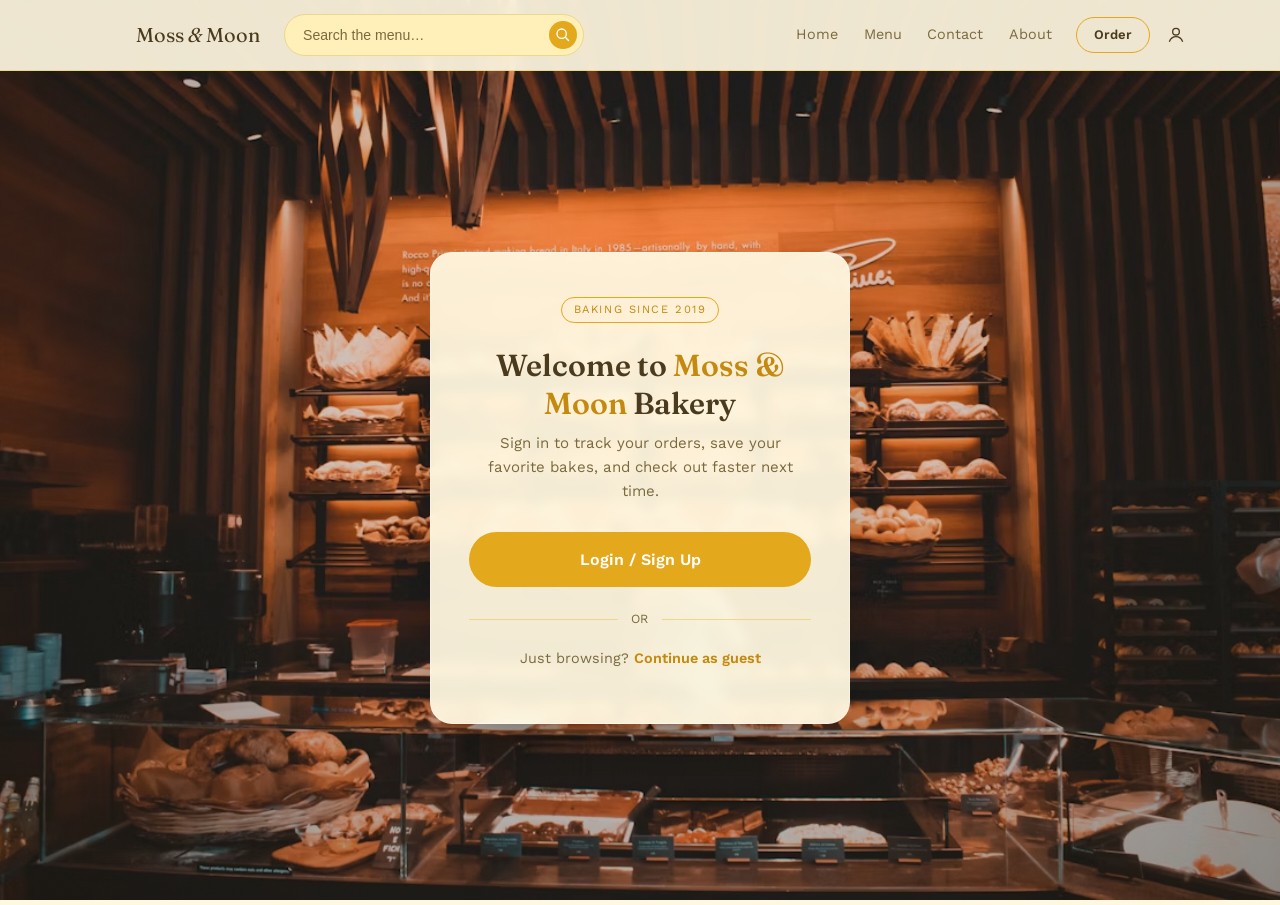
<file: index.html>
<!DOCTYPE html>
<html lang="en">
<head>
<meta charset="UTF-8">
<meta name="viewport" content="width=device-width, initial-scale=1.0">
<title>Welcome — Moss & Moon Bakery</title>
<link rel="preconnect" href="https://fonts.googleapis.com">
<link rel="preconnect" href="https://fonts.gstatic.com" crossorigin>
<link href="https://fonts.googleapis.com/css2?family=Fraunces:opsz,wght@9..144,300;9..144,500;9..144,600;9..144,700&family=Work+Sans:wght@300;400;500;600&display=swap" rel="stylesheet">
<link rel="stylesheet" href="./styles/home.css">
<link rel="stylesheet" href="index.css">
</head>
<body>

<!-- ===== HEADER ===== -->
<header class="site-header">
  <div class="header-inner">
    <a href="home.html" class="logo">
      <svg class="logo-mark" viewBox="0 0 40 40" width="34" height="34" aria-hidden="true">
        <path d="M20 4 A16 16 0 1 0 20 36 A12 12 0 1 1 20 4 Z" fill="var(--accent)"/>
      </svg>
      <span class="logo-text">Moss <em>&amp;</em> Moon</span>
    </a>

    <div class="search-bar">
      <input type="text" placeholder="Search the menu…" aria-label="Search">
      <button type="submit" aria-label="Search">
        <svg viewBox="0 0 24 24" width="16" height="16"><circle cx="10" cy="10" r="7" fill="none" stroke="currentColor" stroke-width="2"/><line x1="21" y1="21" x2="15.5" y2="15.5" stroke="currentColor" stroke-width="2"/></svg>
      </button>
    </div>

    <nav class="main-nav" aria-label="Primary">
      <a href="home.html">Home</a>
      <a href="menu.html">Menu</a>
      <a href="contact.html">Contact</a>
      <a href="about.html">About</a>
    </nav>

    <div class="header-actions">
      <a href="order.html" class="btn btn-outline btn-small">Order</a>
      <a href="login.html" class="account-icon" aria-label="Account">
        <svg viewBox="0 0 24 24" width="20" height="20"><circle cx="12" cy="8" r="4" fill="none" stroke="currentColor" stroke-width="1.6"/><path d="M4 20c1.6-4 4.8-6 8-6s6.4 2 8 6" fill="none" stroke="currentColor" stroke-width="1.6"/></svg>
      </a>
    </div>
  </div>
</header>

<!-- ===== FRONT HERO WITH BACKGROUND IMAGE ===== -->
<section class="front-hero">

  <!-- decorative illustrated background (stands in for a photograph) -->
  <div class="front-hero-bg" aria-hidden="true">
    <img src="image/frontpage.avif" alt="Bakery Image">
  </div>

  <!-- welcome card -->
  <div class="welcome-card">
    <span class="welcome-badge">Baking since 2019</span>
    <h1>Welcome to <span class="brand">Moss &amp; Moon</span> Bakery</h1>
    <p class="welcome-sub">Sign in to track your orders, save your favorite bakes, and check out faster next time.</p>

    <a href="./pages/login.html" class="btn btn-primary">Login / Sign Up</a>

    <div class="welcome-divider">or</div>

    <p class="welcome-guest">Just browsing? <a href="./pages/home.html">Continue as guest</a></p>
  </div>

</section>

</body>
</html>
</file>
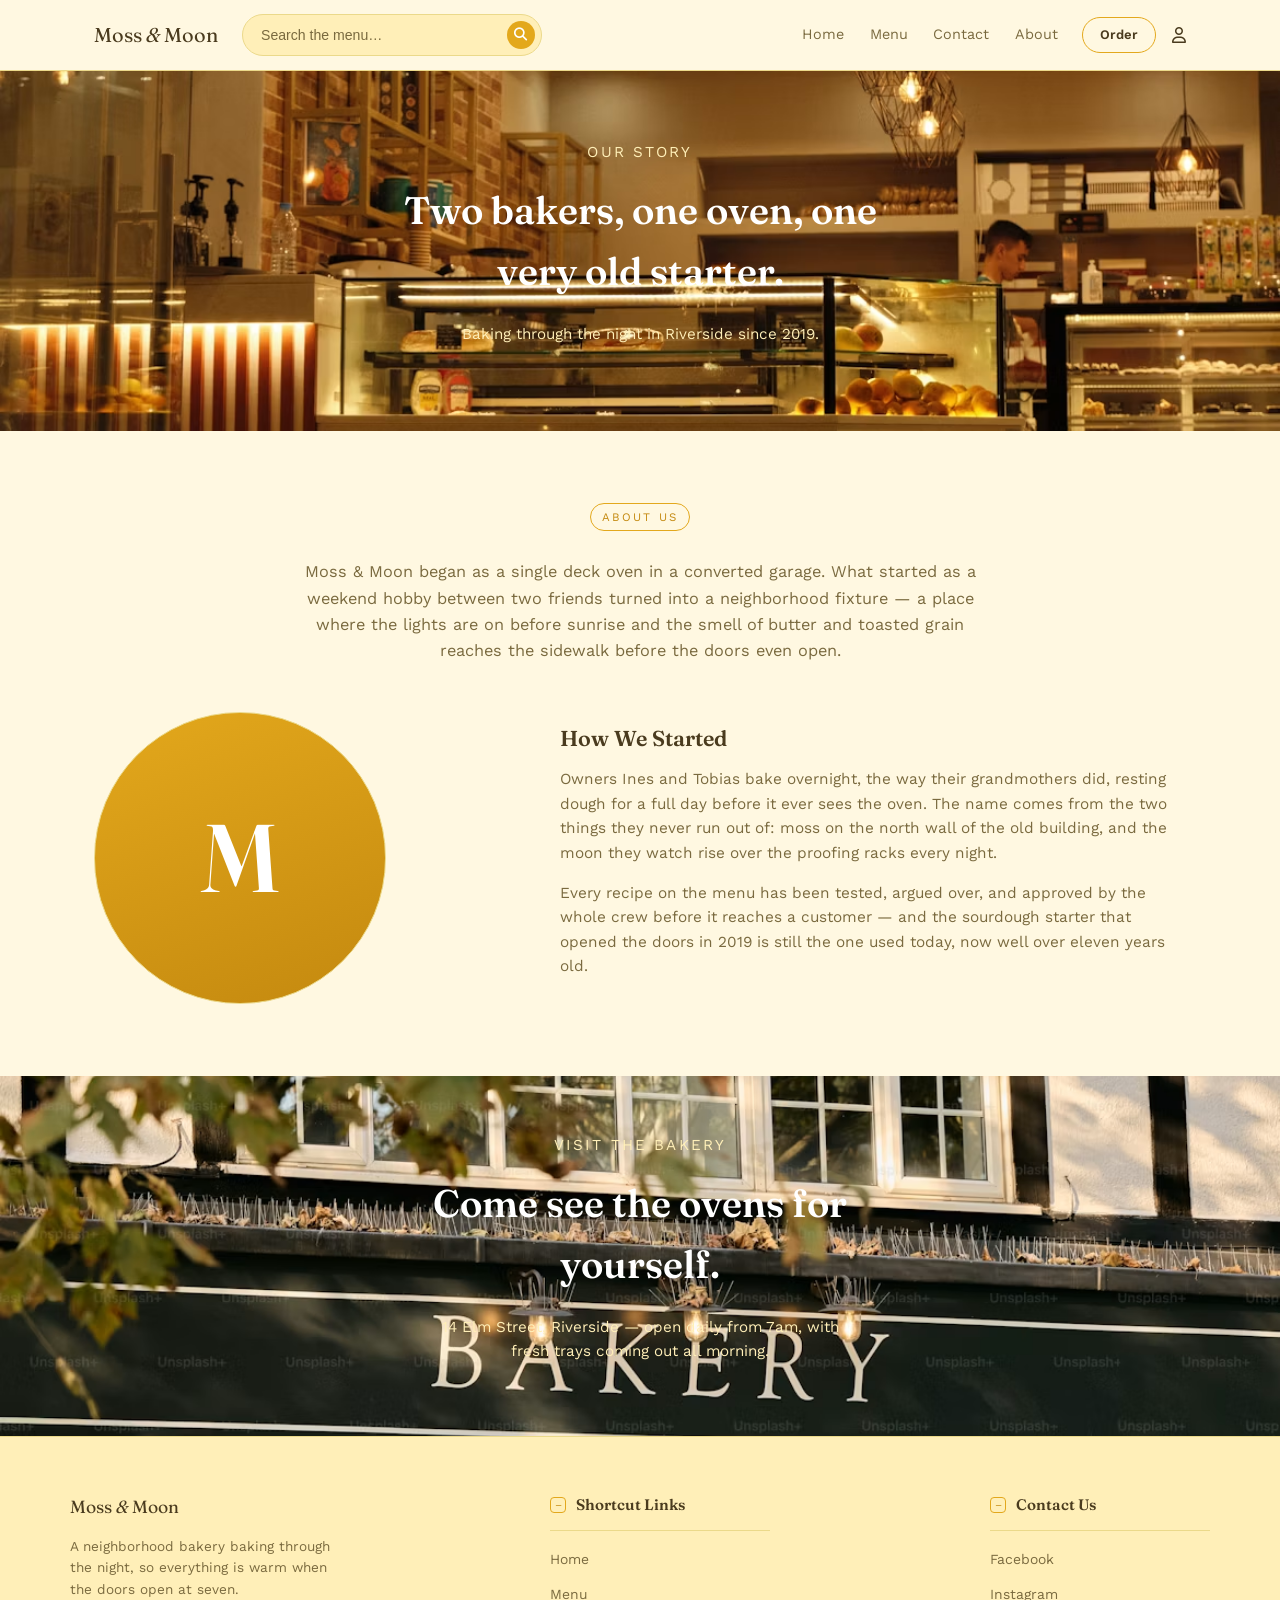
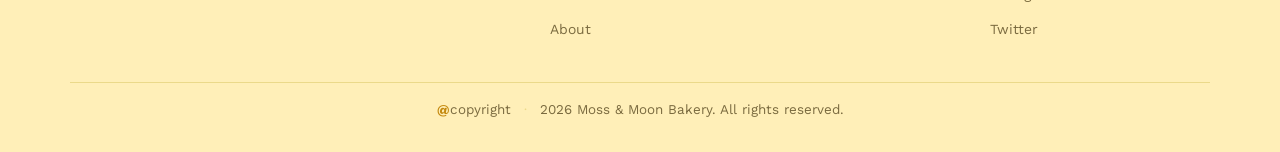
<file: pages/about.html>
<!doctype html>
<html lang="en">
  <head>
    <meta charset="UTF-8" />
    <meta name="viewport" content="width=device-width, initial-scale=1.0" />
    <title>About — Moss & Moon</title>
    <link rel="preconnect" href="https://fonts.googleapis.com" />
    <link rel="preconnect" href="https://fonts.gstatic.com" crossorigin />
    <link
      href="https://fonts.googleapis.com/css2?family=Fraunces:opsz,wght@9..144,300;9..144,500;9..144,600;9..144,700&family=Work+Sans:wght@300;400;500;600&display=swap"
      rel="stylesheet"
    />
    <link
      rel="stylesheet"
      href="https://cdnjs.cloudflare.com/ajax/libs/font-awesome/6.7.2/css/all.min.css"
    />
    <link rel="stylesheet" href="../styles/home.css" />
    <link rel="stylesheet" href="../styles/pages.css" />
  </head>
  <body>
    <!-- HEADER-->
    <header class="site-header">
      <div class="header-inner">
        <a href="home.html" class="logo">
          <span class="logo-text">Moss <em>&</em> Moon</span>
        </a>

        <div class="search-bar">
          <input
            type="text"
            placeholder="Search the menu…"
            aria-label="Search"
          />
          <button type="submit" aria-label="Search">
            <i class="fa-solid fa-magnifying-glass"></i>
          </button>
        </div>

        <nav class="main-nav" aria-label="Primary">
          <a href="home.html">Home</a>
          <a href="Menu.html">Menu</a>
          <a href="contact.html">Contact</a>
          <a href="about.html">About</a>
        </nav>

        <div class="header-actions">
          <a href="order.html" class="btn btn-outline btn-small">Order</a>
          <a href="login.html" class="account-icon" aria-label="Account">
            <i class="fa-regular fa-user"></i>
          </a>
        </div>
      </div>
    </header>

    <!-- ===== TOP BANNER (background image + description) ===== -->
    <section class="about-banner">
      <div class="about-banner-media">
        <img
          class="about-banner-illustration"
          src="../image/aboutHero.avif"
          alt="Bakery illustration, warm gold tones"
          width="900"
          height="360"
        />
        <div class="about-banner-copy">
          <p class="eyebrow">Our Story</p>
          <h2>Two bakers, one oven, one very old starter.</h2>
          <p>Baking through the night in Riverside since 2019.</p>
        </div>
      </div>
    </section>

    <!-- ===== MAIN DESCRIPTION + SPLIT ===== -->
    <section class="about-main">
      <p class="section-label">About Us</p>
      <p class="about-main-desc">
        Moss & Moon began as a single deck oven in a converted garage. What
        started as a weekend hobby between two friends turned into a
        neighborhood fixture — a place where the lights are on before sunrise
        and the smell of butter and toasted grain reaches the sidewalk before
        the doors even open.
      </p>

      <div class="about-split">
        <div class="about-split-media">
          <div class="letter-badge round" aria-hidden="true">M</div>
        </div>
        <div class="about-split-text">
          <h3>How We Started</h3>
          <p>
            Owners Ines and Tobias bake overnight, the way their grandmothers
            did, resting dough for a full day before it ever sees the oven. The
            name comes from the two things they never run out of: moss on the
            north wall of the old building, and the moon they watch rise over
            the proofing racks every night.
          </p>
          <p>
            Every recipe on the menu has been tested, argued over, and approved
            by the whole crew before it reaches a customer — and the sourdough
            starter that opened the doors in 2019 is still the one used today,
            now well over eleven years old.
          </p>
        </div>
      </div>
    </section>

    <!-- ===== SECOND BANNER (background image + description) ===== -->
    <section class="about-banner">
      <div class="about-banner-media">
        <img
          class="about-banner-illustration"
          src="../image/aboutBanner.avif"
          alt="Bakery storefront illustration"
          width="900"
          height="320"
        />
        <div class="about-banner-copy">
          <p class="eyebrow">Visit The Bakery</p>
          <h2>Come see the ovens for yourself.</h2>
          <p>
            14 Elm Street, Riverside — open daily from 7am, with fresh trays
            coming out all morning.
          </p>
        </div>
      </div>
    </section>

    <!-- ===== FOOTER ===== -->

    <footer class="site-footer" id="contact">
      <div class="footer-inner">
        <div class="footer-brand">
          <div class="footer-logo-box">
            <span class="logo-text small">Moss <em>&amp;</em> Moon</span>
          </div>
          <p class="footer-desc">
            A neighborhood bakery baking through the night, so everything is
            warm when the doors open at seven.
          </p>
        </div>

        <div class="footer-box">
          <div class="footer-box-head">
            <span class="footer-box-dash">−</span> Shortcut Links
          </div>
          <ul class="footer-box-list">
            <li><a href="#home">Home</a></li>
            <li><a href="#menu">Menu</a></li>
            <li><a href="#about">About</a></li>
          </ul>
        </div>

        <div class="footer-box">
          <div class="footer-box-head">
            <span class="footer-box-dash">−</span> Contact Us
          </div>
          <ul class="footer-box-list">
            <li><a href="#">Facebook</a></li>
            <li><a href="#">Instagram</a></li>
            <li><a href="#">Twitter</a></li>
          </ul>
        </div>
      </div>

      <div class="footer-bottom">
        <p>
          <span class="footer-copyright-icon">@</span>copyright
          <span class="footer-bottom-sep">·</span> 2026 Moss &amp; Moon Bakery.
          All rights reserved.
        </p>
      </div>
    </footer>
  </body>
</html>
</file>
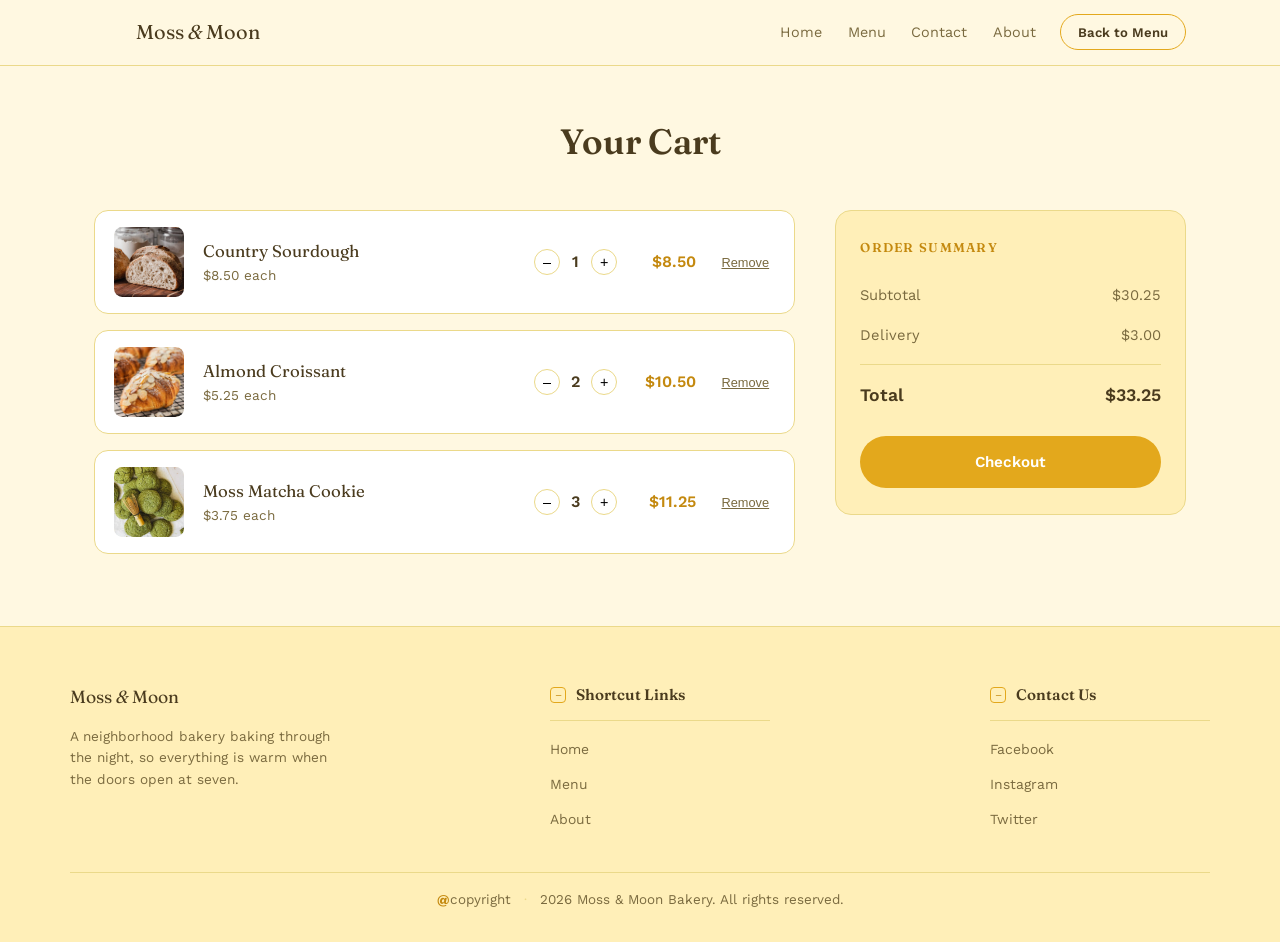
<file: pages/cart.html>
<!DOCTYPE html>
<html lang="en">
<head>
<meta charset="UTF-8">
<meta name="viewport" content="width=device-width, initial-scale=1.0">
<title>Your Cart — Moss & Moon</title>
<link rel="preconnect" href="https://fonts.googleapis.com">
<link rel="preconnect" href="https://fonts.gstatic.com" crossorigin>
<link href="https://fonts.googleapis.com/css2?family=Fraunces:opsz,wght@9..144,300;9..144,500;9..144,600;9..144,700&family=Work+Sans:wght@300;400;500;600&display=swap" rel="stylesheet">
<link rel="stylesheet" href="../styles/home.css">
<link rel="stylesheet" href="../styles/cart.css">
</head>
<body>

<!-- ===== HEADER ===== -->
<header class="site-header">
  <div class="header-inner">
    <a href="home.html" class="logo">
      <svg class="logo-mark" viewBox="0 0 40 40" width="34" height="34" aria-hidden="true">
        <path d="M20 4 A16 16 0 1 0 20 36 A12 12 0 1 1 20 4 Z" fill="var(--accent)"/>
      </svg>
      <span class="logo-text">Moss <em>&amp;</em> Moon</span>
    </a>
    <nav class="main-nav" aria-label="Primary">
      <a href="home.html">Home</a>
      <a href="menu.html">Menu</a>
      <a href="contact.html">Contact</a>
      <a href="about.html">About</a>
    </nav>
    <div class="header-actions">
      <a href="Menu.html" class="btn btn-outline btn-small">Back to Menu</a>
    </div>
  </div>
</header>

<!-- ===== CART ===== -->
<section class="cart-section">
  <h1>Your Cart</h1>

  <div class="cart-layout">
    <div>
      <!-- Cart items -->
      <div class="cart-items" id="cartItems">

        <div class="cart-item" data-price="8.50">
          <div class="cart-item-media"><img src="../image/sourdough-country.jpg" alt="Sourdough Bread"></div>
          <div>
            <div class="cart-item-name">Country Sourdough</div>
            <div class="cart-item-price">$8.50 each</div>
          </div>
          <div class="cart-qty">
            <button class="qty-minus" aria-label="Decrease quantity">–</button>
            <span class="qty-value">1</span>
            <button class="qty-plus" aria-label="Increase quantity">+</button>
          </div>
          <div class="cart-item-total">$8.50</div>
          <button class="cart-remove">Remove</button>
        </div>

        <div class="cart-item" data-price="5.25">
          <div class="cart-item-media"><img src="../image/almond-croissants.jpg" alt="Almond Croissant"></div>
          <div>
            <div class="cart-item-name">Almond Croissant</div>
            <div class="cart-item-price">$5.25 each</div>
          </div>
          <div class="cart-qty">
            <button class="qty-minus" aria-label="Decrease quantity">–</button>
            <span class="qty-value">2</span>
            <button class="qty-plus" aria-label="Increase quantity">+</button>
          </div>
          <div class="cart-item-total">$10.50</div>
          <button class="cart-remove">Remove</button>
        </div>

        <div class="cart-item" data-price="3.75">
          <div class="cart-item-media"><img src="../image/moss-matcha.webp" alt="Moss Matcha Cookiee"></div>
          <div>
            <div class="cart-item-name">Moss Matcha Cookie</div>
            <div class="cart-item-price">$3.75 each</div>
          </div>
          <div class="cart-qty">
            <button class="qty-minus" aria-label="Decrease quantity">–</button>
            <span class="qty-value">3</span>
            <button class="qty-plus" aria-label="Increase quantity">+</button>
          </div>
          <div class="cart-item-total">$11.25</div>
          <button class="cart-remove">Remove</button>
        </div>

      </div>

      <!-- Empty state (hidden unless cart is emptied) -->
      <div class="cart-empty is-hidden" id="cartEmpty">
        <p>Your cart is empty.</p>
        <a href="Menu.html" class="btn btn-primary">Browse the Menu</a>
      </div>
    </div>

    <!-- Summary -->
    <aside class="cart-summary">
      <h3>Order Summary</h3>
      <div class="summary-row"><span>Subtotal</span><span id="subtotal">$0.00</span></div>
      <div class="summary-row"><span>Delivery</span><span id="delivery">$3.00</span></div>
      <div class="summary-row total"><span>Total</span><span id="total">$0.00</span></div>
      <a href="#checkout" class="btn btn-primary">Checkout</a>
    </aside>
  </div>
</section>

<!-- ===== FOOTER ===== -->
 <footer class="site-footer" id="contact">
      <div class="footer-inner">
        <div class="footer-brand">
          <div class="footer-logo-box">
            <span class="logo-text small">Moss <em>&amp;</em> Moon</span>
          </div>
          <p class="footer-desc">
            A neighborhood bakery baking through the night, so everything is
            warm when the doors open at seven.
          </p>
        </div>

        <div class="footer-box">
          <div class="footer-box-head">
            <span class="footer-box-dash">−</span> Shortcut Links
          </div>
          <ul class="footer-box-list">
            <li><a href="#home">Home</a></li>
            <li><a href="#menu">Menu</a></li>
            <li><a href="#about">About</a></li>
          </ul>
        </div>

        <div class="footer-box">
          <div class="footer-box-head">
            <span class="footer-box-dash">−</span> Contact Us
          </div>
          <ul class="footer-box-list">
            <li><a href="#">Facebook</a></li>
            <li><a href="#">Instagram</a></li>
            <li><a href="#">Twitter</a></li>
          </ul>
        </div>
      </div>

      <div class="footer-bottom">
        <p>
          <span class="footer-copyright-icon">@</span>copyright
          <span class="footer-bottom-sep">·</span> 2026 Moss &amp; Moon Bakery.
          All rights reserved.
        </p>
      </div>
    </footer>

<script>
const deliveryFee = 3.00;

function updateTotals(){
  let subtotal = 0;
  document.querySelectorAll('.cart-item').forEach(item => {
    const price = parseFloat(item.dataset.price);
    const qty = parseInt(item.querySelector('.qty-value').textContent);
    const lineTotal = price * qty;
    item.querySelector('.cart-item-total').textContent = '$' + lineTotal.toFixed(2);
    subtotal += lineTotal;
  });

  const hasItems = document.querySelectorAll('.cart-item').length > 0;
  document.getElementById('cartItems').classList.toggle('is-hidden', !hasItems);
  document.getElementById('cartEmpty').classList.toggle('is-hidden', hasItems);

  const delivery = hasItems ? deliveryFee : 0;
  document.getElementById('subtotal').textContent = '$' + subtotal.toFixed(2);
  document.getElementById('delivery').textContent = '$' + delivery.toFixed(2);
  document.getElementById('total').textContent = '$' + (subtotal + delivery).toFixed(2);
}

document.getElementById('cartItems').addEventListener('click', function(e){
  const item = e.target.closest('.cart-item');
  if(!item) return;

  if(e.target.classList.contains('qty-plus')){
    const qtyEl = item.querySelector('.qty-value');
    qtyEl.textContent = parseInt(qtyEl.textContent) + 1;
    updateTotals();
  }
  if(e.target.classList.contains('qty-minus')){
    const qtyEl = item.querySelector('.qty-value');
    const newQty = parseInt(qtyEl.textContent) - 1;
    qtyEl.textContent = Math.max(1, newQty);
    updateTotals();
  }
  if(e.target.classList.contains('cart-remove')){
    item.remove();
    updateTotals();
  }
});

updateTotals();
</script>

</body>
</html>
</file>
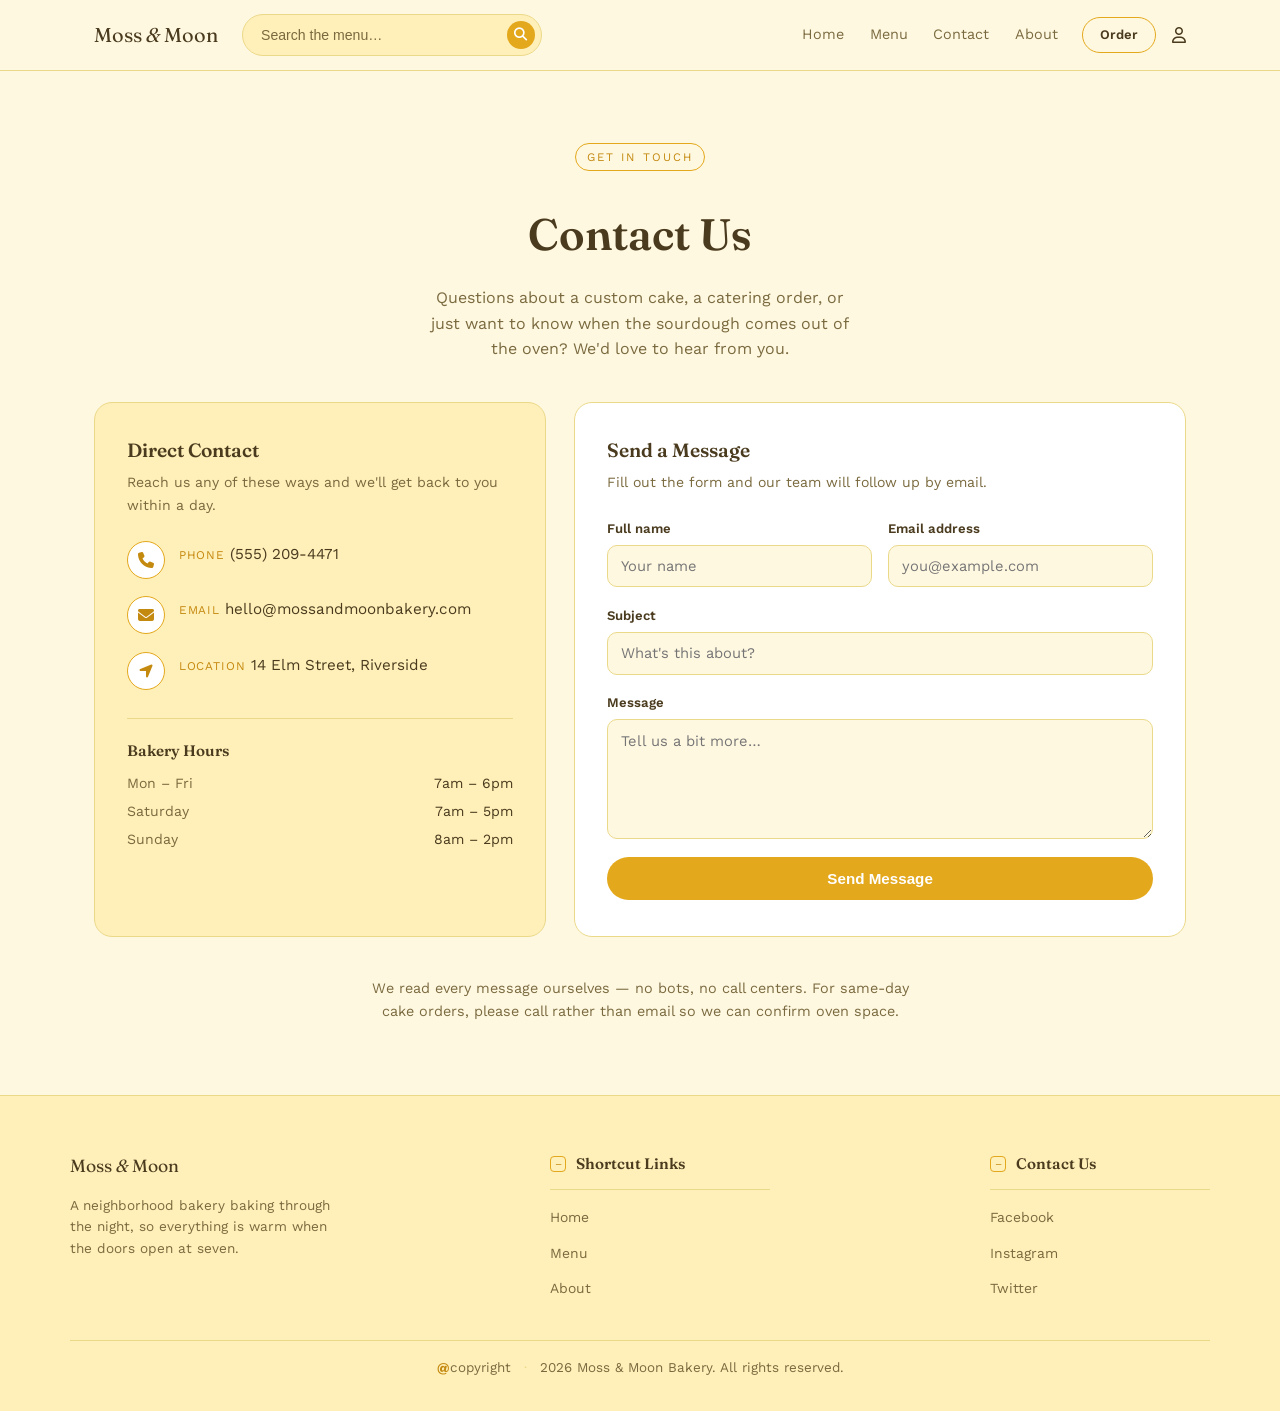
<file: pages/contact.html>
<!doctype html>
<html lang="en">
  <head>
    <meta charset="UTF-8" />
    <meta name="viewport" content="width=device-width, initial-scale=1.0" />
    <title>Contact — Moss & Moon</title>
    <link rel="preconnect" href="https://fonts.googleapis.com" />
    <link rel="preconnect" href="https://fonts.gstatic.com" crossorigin />
    <link
      href="https://fonts.googleapis.com/css2?family=Fraunces:opsz,wght@9..144,300;9..144,500;9..144,600;9..144,700&family=Work+Sans:wght@300;400;500;600&display=swap"
      rel="stylesheet"
    />
    <link
      rel="stylesheet"
      href="https://cdnjs.cloudflare.com/ajax/libs/font-awesome/6.7.2/css/all.min.css"
    />
    <link rel="stylesheet" href="../styles/home.css" />
    <link rel="stylesheet" href="../styles/pages.css" />
  </head>
  <body>
    <!-- ===== HEADER ===== -->
   <header class="site-header">
  <div class="header-inner">
    <a href="home.html" class="logo">
      <span class="logo-text">Moss <em>&amp;</em> Moon</span>
    </a>

    <div class="search-bar">
      <input type="text" placeholder="Search the menu…" aria-label="Search">
      <button type="submit" aria-label="Search">
       <i class="fa-solid fa-magnifying-glass"></i>
      </button>
    </div>

    <nav class="main-nav" aria-label="Primary">
      <a href="home.html">Home</a>
      <a href="Menu.html">Menu</a>
      <a href="contact.html">Contact</a>
      <a href="about.html">About</a>
    </nav>

    <div class="header-actions">
      <a href="order.html" class="btn btn-outline btn-small">Order</a>
      <a href="login.html" class="account-icon" aria-label="Account">
        <i class="fa-regular fa-user"></i>
      </a>
    </div>
  </div>
</header>

    <!-- ===== PAGE HERO ===== -->
    <section class="page-hero">
      <p class="section-label">Get In Touch</p>
      <h1>Contact Us</h1>
      <p class="hero-sub">
        Questions about a custom cake, a catering order, or just want to know
        when the sourdough comes out of the oven? We'd love to hear from you.
      </p>
    </section>

    <!-- ===== CONTACT GRID ===== -->
    <section class="contact-grid-section">
      <div class="contact-grid">
        <!-- Direct contact -->
        <div class="contact-card">
          <h3>Direct Contact</h3>
          <p class="card-note">
            Reach us any of these ways and we'll get back to you within a day.
          </p>

          <ul class="contact-list">
            <li>
              <span class="ci-icon">
                <i class="fa-solid fa-phone"></i>
              </span>
              <span>
                <span class="ci-label">Phone</span>
                <span class="ci-value">(555) 209-4471</span>
              </span>
            </li>
            <li>
              <span class="ci-icon">
              <i class="fa-solid fa-envelope"></i>
              </span>
              <span>
                <span class="ci-label">Email</span>
                <span class="ci-value">hello@mossandmoonbakery.com</span>
              </span>
            </li>
            <li>
              <span class="ci-icon">
               <i class="fa-solid fa-location-arrow"></i>
              </span>
              <span>
                <span class="ci-label">Location</span>
                <span class="ci-value">14 Elm Street, Riverside</span>
              </span>
            </li>
          </ul>

          <div class="contact-hours">
            <h4>Bakery Hours</h4>
            <dl>
              <dt>Mon – Fri</dt>
              <dd>7am – 6pm</dd>
              <dt>Saturday</dt>
              <dd>7am – 5pm</dd>
              <dt>Sunday</dt>
              <dd>8am – 2pm</dd>
            </dl>
          </div>
        </div>

        <!-- Contact form -->
        <div class="contact-card form-card">
          <h3>Send a Message</h3>
          <p class="card-note">
            Fill out the form and our team will follow up by email.
          </p>

          <form action="#" method="post">
            <div class="form-row">
              <div class="form-field">
                <label for="c-name">Full name</label>
                <input
                  type="text"
                  id="c-name"
                  name="name"
                  placeholder="Your name"
                  required
                />
              </div>
              <div class="form-field">
                <label for="c-email">Email address</label>
                <input
                  type="email"
                  id="c-email"
                  name="email"
                  placeholder="you@example.com"
                  required
                />
              </div>
            </div>

            <div class="form-field">
              <label for="c-subject">Subject</label>
              <input
                type="text"
                id="c-subject"
                name="subject"
                placeholder="What's this about?"
              />
            </div>

            <div class="form-field">
              <label for="c-message">Message</label>
              <textarea
                id="c-message"
                name="message"
                placeholder="Tell us a bit more…"
                required
              ></textarea>
            </div>

            <button type="submit" class="btn btn-primary">Send Message</button>
          </form>
        </div>
      </div>

      <p class="contact-note">
        We read every message ourselves — no bots, no call centers. For same-day
        cake orders, please call rather than email so we can confirm oven space.
      </p>
    </section>

    <!-- ===== FOOTER ===== -->
    <footer class="site-footer" id="contact">
  <div class="footer-inner">
 
    <div class="footer-brand">
      <div class="footer-logo-box">
        <span class="logo-text small">Moss <em>&amp;</em> Moon</span>
      </div>
      <p class="footer-desc">A neighborhood bakery baking through the night, so everything is warm when the doors open at seven.</p>
    </div>
 
    <div class="footer-box">
      <div class="footer-box-head"><span class="footer-box-dash">−</span> Shortcut Links</div>
      <ul class="footer-box-list">
        <li><a href="home.html">Home</a></li>
        <li><a href="Menu.html">Menu</a></li>
        <li><a href="about.html">About</a></li>
      </ul>
    </div>
 
    <div class="footer-box">
      <div class="footer-box-head"><span class="footer-box-dash">−</span> Contact Us</div>
      <ul class="footer-box-list">
        <li><a href="#">Facebook</a></li>
        <li><a href="#">Instagram</a></li>
        <li><a href="#">Twitter</a></li>
      </ul>
    </div>
 
  </div>
 
  <div class="footer-bottom">
    <p><span class="footer-copyright-icon">@</span>copyright <span class="footer-bottom-sep">·</span> 2026 Moss & Moon Bakery. All rights reserved.</p>
  </div>
</footer>
 
  </body>
</html>
</file>
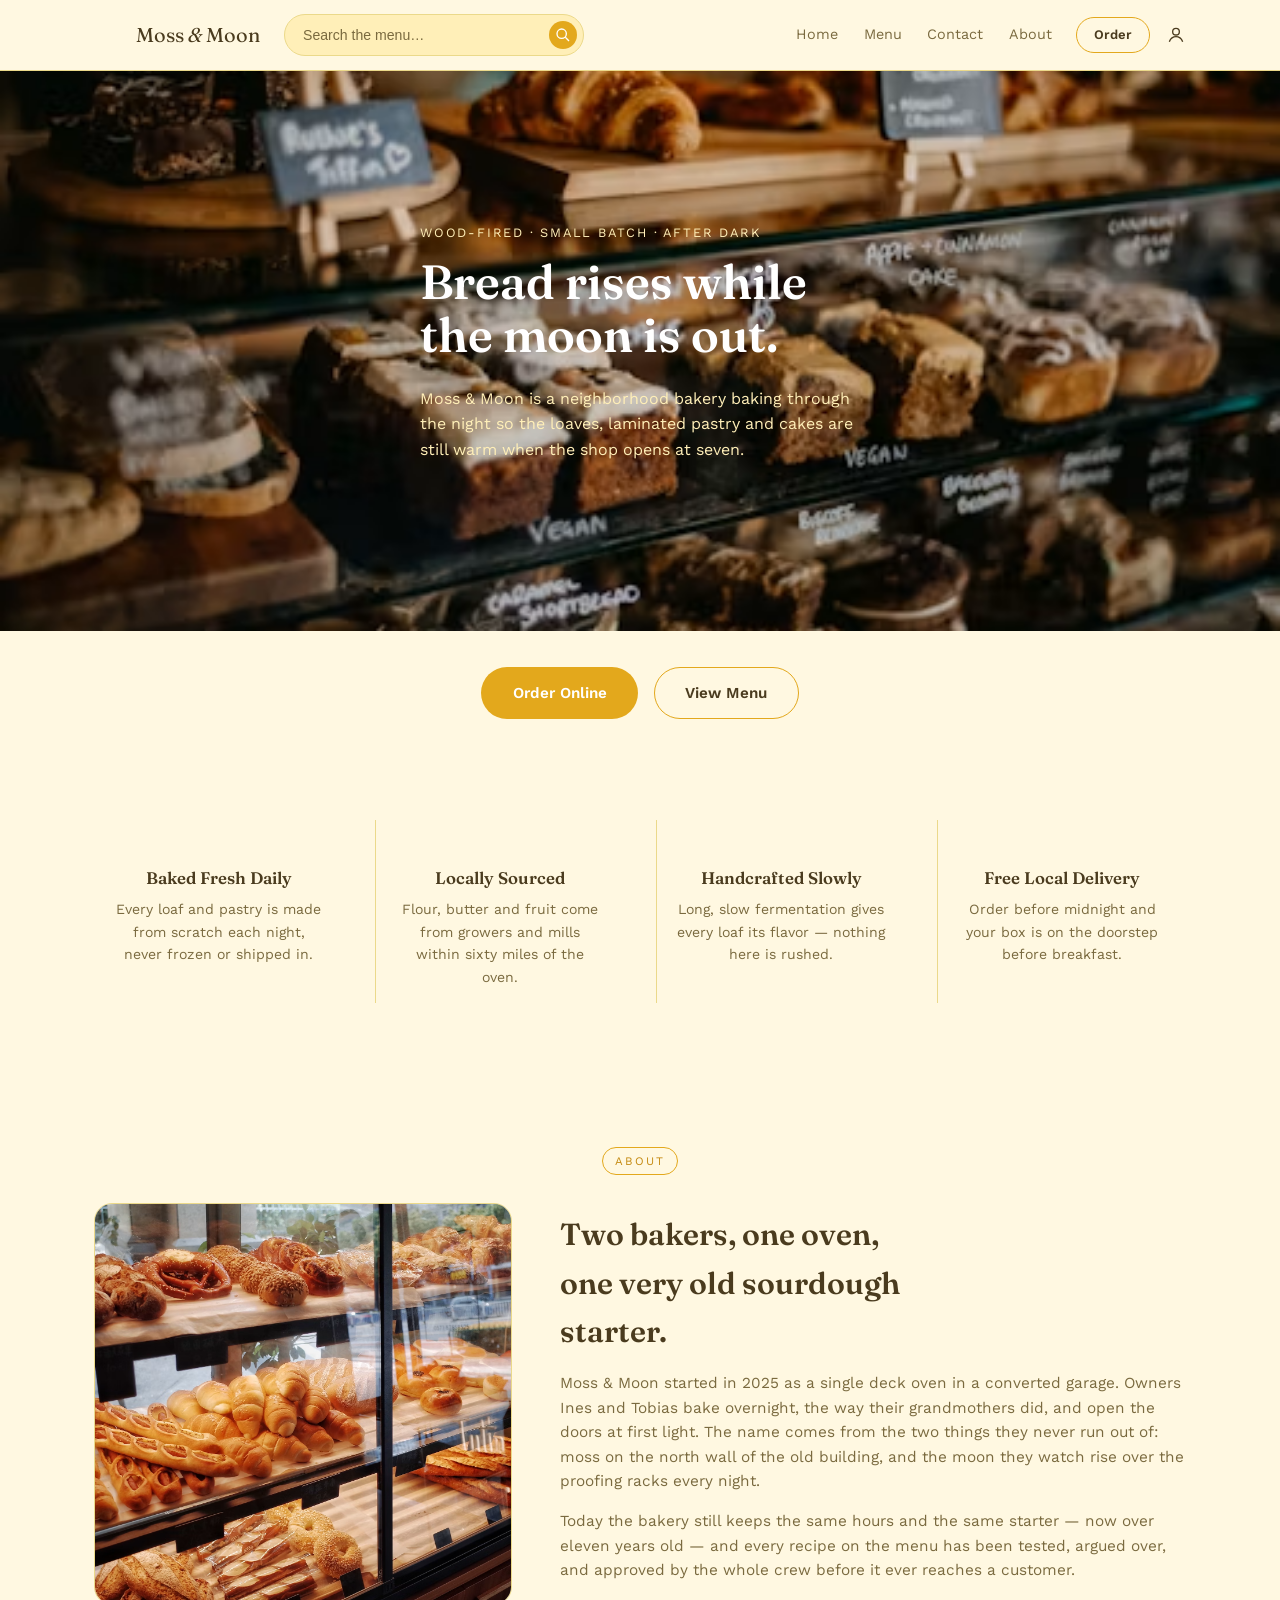
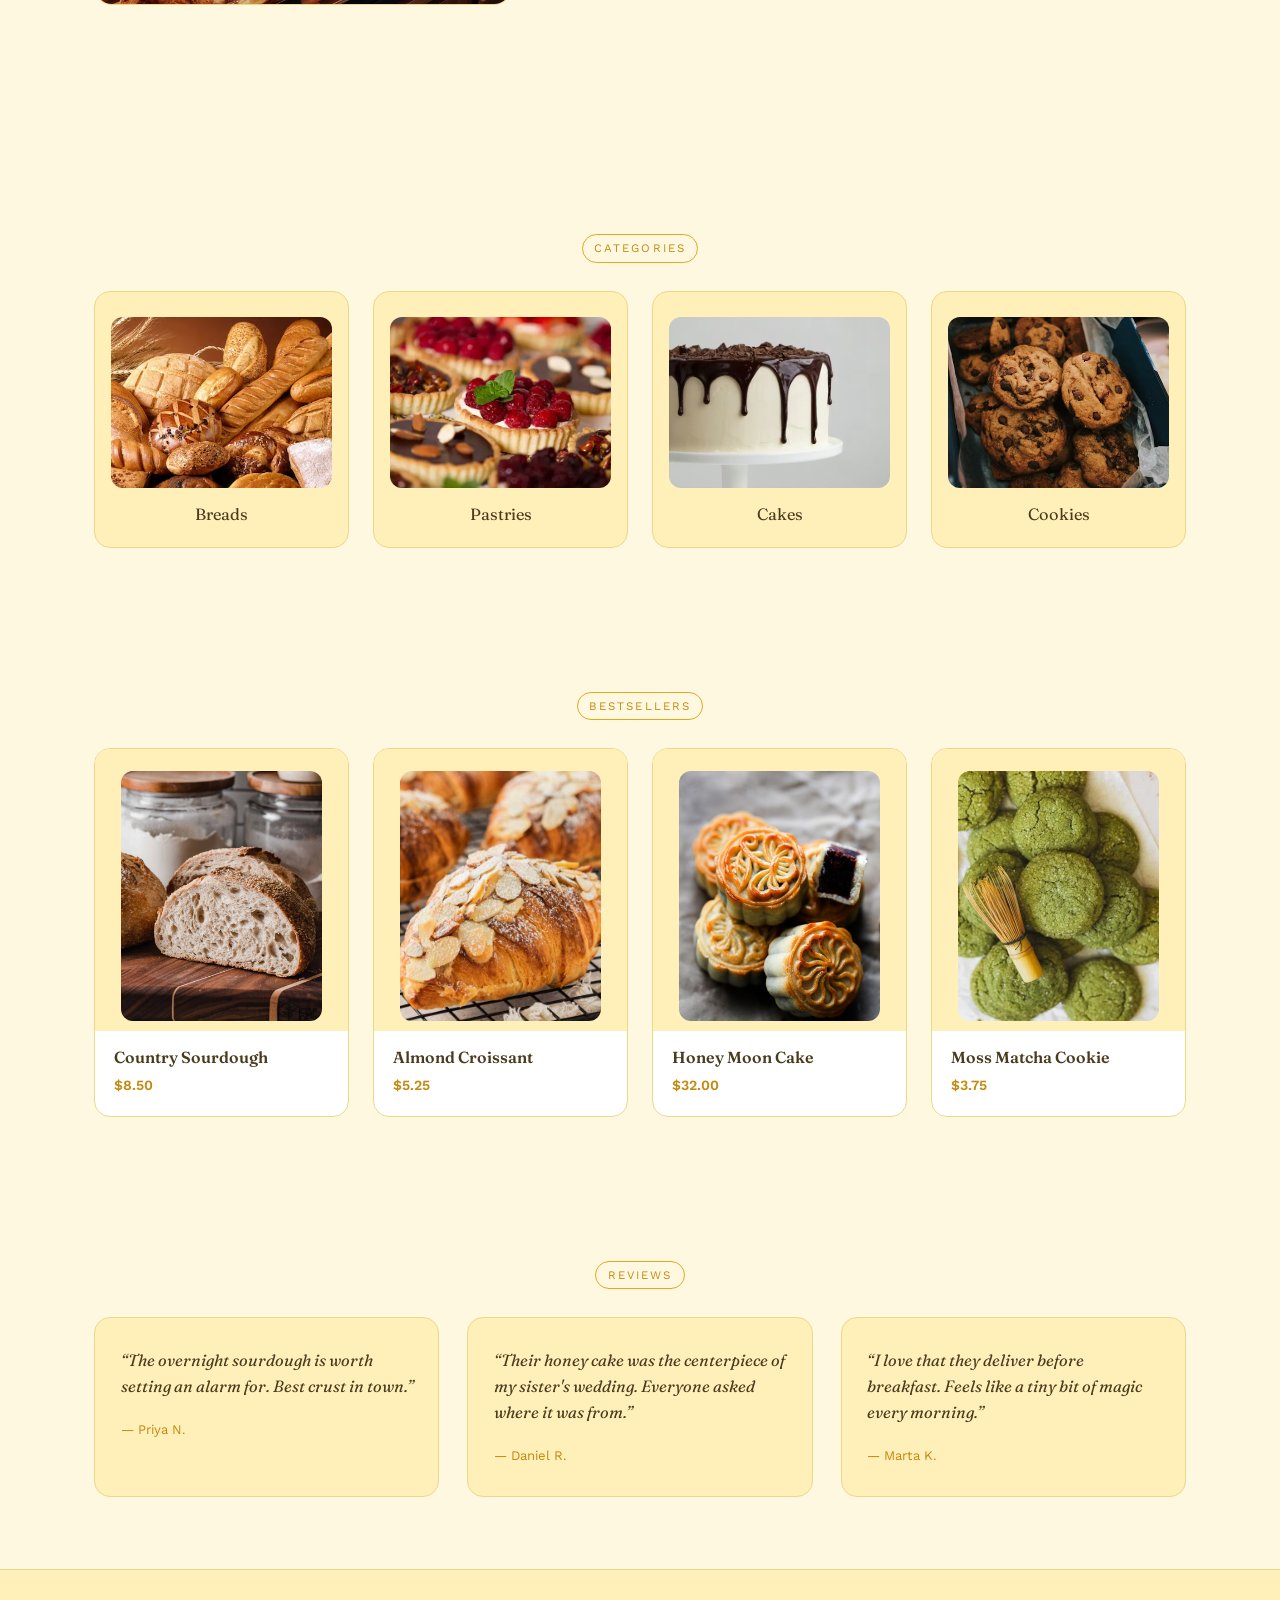
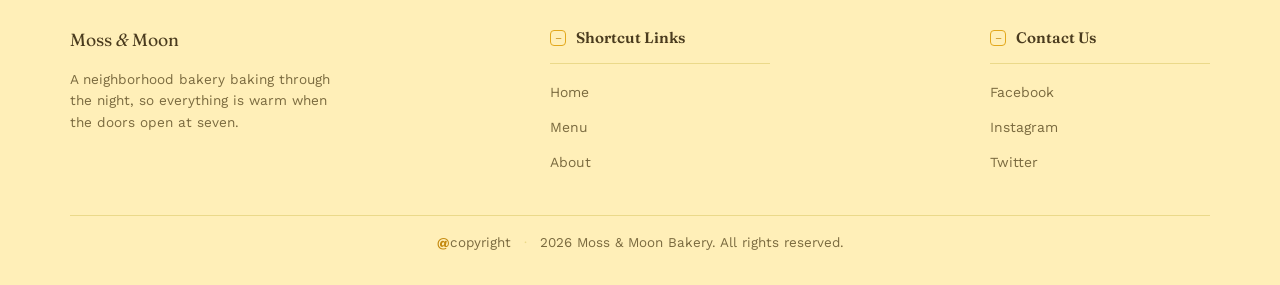
<file: pages/home.html>
<!DOCTYPE html>
<html lang="en">
<head>
<meta charset="UTF-8">
<meta name="viewport" content="width=device-width, initial-scale=1.0">
<title>Moss & Moon — Bakery</title>
<link rel="preconnect" href="https://fonts.googleapis.com">
<link rel="preconnect" href="https://fonts.gstatic.com" crossorigin>
<link href="https://fonts.googleapis.com/css2?family=Fraunces:opsz,wght@9..144,300;9..144,500;9..144,600;9..144,700&family=Work+Sans:wght@300;400;500;600&display=swap" rel="stylesheet">
<link rel="stylesheet" href="../styles/home.css">
</head>
<body>

<!-- ===== HEADER ===== -->
<header class="site-header">
  <div class="header-inner">
    <a href="home.html" class="logo">
      <svg class="logo-mark" viewBox="0 0 40 40" width="34" height="34" aria-hidden="true">
        <path d="M20 4 A16 16 0 1 0 20 36 A12 12 0 1 1 20 4 Z" fill="var(--moon-gold)"/>
      </svg>
      <span class="logo-text">Moss <em>&</em> Moon</span>
    </a>

    <div class="search-bar">
      <input type="text" placeholder="Search the menu…" aria-label="Search">
      <button type="submit" aria-label="Search">
        <svg viewBox="0 0 24 24" width="16" height="16"><circle cx="10" cy="10" r="7" fill="none" stroke="currentColor" stroke-width="2"/><line x1="21" y1="21" x2="15.5" y2="15.5" stroke="currentColor" stroke-width="2"/></svg>
      </button>
    </div>

    <nav class="main-nav" aria-label="Primary">
      <a href="home.html">Home</a>
      <a href="Menu.html">Menu</a>
      <a href="contact.html">Contact</a>
      <a href="about.html">About</a>
    </nav>

    <div class="header-actions">
      <a href="order.html" class="btn btn-outline btn-small">Order</a>
      <a href="login.html" class="account-icon" aria-label="Account">
        <svg viewBox="0 0 24 24" width="20" height="20"><circle cx="12" cy="8" r="4" fill="none" stroke="currentColor" stroke-width="1.6"/><path d="M4 20c1.6-4 4.8-6 8-6s6.4 2 8 6" fill="none" stroke="currentColor" stroke-width="1.6"/></svg>
      </a>
    </div>
  </div>
</header>

<!-- ===== HERO ===== -->
<section class="hero" id="home">
  <div class="hero-media">
    <img src="../image/home.avif" alt="Home">
    <div class="hero-copy">
      <p class="eyebrow">Wood-fired · Small batch · After dark</p>
      <h1>Bread rises while<br>the moon is out.</h1>
      <p class="hero-sub">Moss & Moon is a neighborhood bakery baking through the night so the loaves, laminated pastry and cakes are still warm when the shop opens at seven.</p>
    </div>
  </div>
</section>

<!-- ===== CTA BUTTONS ===== -->
<div class="cta-row" id="order">
  <a href="Menu.html" class="btn btn-primary">Order Online</a>
  <a href="Menu.html" class="btn btn-outline">View Menu</a>
</div>

<div class="divider" aria-hidden="true">
  <svg viewBox="0 0 300 20" preserveAspectRatio="none"><path d="M0 10 Q75 0 150 10 T300 10" fill="none" stroke="var(--moss)" stroke-width="1.5"/></svg>
</div>

<!-- ===== FEATURE STRIP (4 text columns) ===== -->
<section class="feature-strip">
  <div class="feature">
    <svg viewBox="0 0 40 40" width="30" height="30"><path d="M8 22c0-8 7-14 12-14s12 6 12 14c0 6-6 10-12 10S8 28 8 22Z" fill="none" stroke="var(--moon-gold)" stroke-width="2"/></svg>
    <h3>Baked Fresh Daily</h3>
    <p>Every loaf and pastry is made from scratch each night, never frozen or shipped in.</p>
  </div>
  <div class="feature">
    <svg viewBox="0 0 40 40" width="30" height="30"><path d="M20 6 L24 16 L34 16 L26 22 L29 32 L20 26 L11 32 L14 22 L6 16 L16 16 Z" fill="none" stroke="var(--moon-gold)" stroke-width="2"/></svg>
    <h3>Locally Sourced</h3>
    <p>Flour, butter and fruit come from growers and mills within sixty miles of the oven.</p>
  </div>
  <div class="feature">
    <svg viewBox="0 0 40 40" width="30" height="30"><circle cx="20" cy="20" r="13" fill="none" stroke="var(--moon-gold)" stroke-width="2"/><path d="M20 12v8l6 4" fill="none" stroke="var(--moon-gold)" stroke-width="2"/></svg>
    <h3>Handcrafted Slowly</h3>
    <p>Long, slow fermentation gives every loaf its flavor — nothing here is rushed.</p>
  </div>
  <div class="feature">
    <svg viewBox="0 0 40 40" width="30" height="30"><path d="M6 24h20l-4-10H10Z" fill="none" stroke="var(--moon-gold)" stroke-width="2"/><circle cx="12" cy="28" r="3" fill="none" stroke="var(--moon-gold)" stroke-width="2"/><circle cx="24" cy="28" r="3" fill="none" stroke="var(--moon-gold)" stroke-width="2"/></svg>
    <h3>Free Local Delivery</h3>
    <p>Order before midnight and your box is on the doorstep before breakfast.</p>
  </div>
</section>

<!-- ===== ABOUT ===== -->
<section class="about" id="about">
  <p class="section-label">About</p>
  <div class="about-inner">
    <div class="about-media">
      <img src="../image/about.avif" alt="Image">
    </div>
    <div class="about-text">
      <h2>Two bakers, one oven, one very old sourdough starter.</h2>
      <p>Moss & Moon started in 2025 as a single deck oven in a converted garage. Owners Ines and Tobias bake overnight, the way their grandmothers did, and open the doors at first light. The name comes from the two things they never run out of: moss on the north wall of the old building, and the moon they watch rise over the proofing racks every night.</p>
      <p>Today the bakery still keeps the same hours and the same starter — now over eleven years old — and every recipe on the menu has been tested, argued over, and approved by the whole crew before it ever reaches a customer.</p>
    </div>
  </div>
</section>

<div class="divider" aria-hidden="true">
  <svg viewBox="0 0 300 20" preserveAspectRatio="none"><path d="M0 10 Q75 20 150 10 T300 10" fill="none" stroke="var(--moss)" stroke-width="1.5"/></svg>
</div>

<!-- ===== CATEGORIES ===== -->
<section class="categories" id="menu">
  <p class="section-label">Categories</p>
  <div class="category-grid">
    <a class="category-card" href="#">
      <img src="../image/bread.avif" alt="Breads">
      <span>Breads</span>
    </a>
    <a class="category-card" href="#">
      <img src="../image/pastery.webp" alt="Pastery">
      <span>Pastries</span>
    </a>
    <a class="category-card" href="#">
      <img src="../image/cake.avif" alt="Cake">
      <span>Cakes</span>
    </a>
    <a class="category-card" href="#">
      <img src="../image/cookies.avif" alt="Cookie">
      <span>Cookies</span>
    </a>
  </div>
</section>

<!-- ===== BESTSELLERS ===== -->
<section class="bestsellers">
  <p class="section-label">Bestsellers</p>
  <div class="product-grid">
    <article class="product-card">
      <div class="product-media"><img src="../image/sourdough-country.jpg" alt="Sourdough Bread"></div>
      <h4>Country Sourdough</h4>
      <p class="price">$8.50</p>
    </article>
    <article class="product-card">
      <div class="product-media"><img src="../image/almond-croissants.jpg" alt="Almond Croissant"></div>
      <h4>Almond Croissant</h4>
      <p class="price">$5.25</p>
    </article>
    <article class="product-card">
      <div class="product-media"><img src="../image/mooncakes made with honey.jpg" alt="Moon Cake"></div>
      <h4>Honey Moon Cake</h4>
      <p class="price">$32.00</p>
    </article>
    <article class="product-card">
      <div class="product-media"><img src="../image/moss-matcha.webp" alt="Matcha Cookie"></div>
      <h4>Moss Matcha Cookie</h4>
      <p class="price">$3.75</p>
    </article>
  </div>
</section>

<!-- ===== REVIEWS ===== -->
<section class="reviews">
  <p class="section-label">Reviews</p>
  <div class="review-track">
    <blockquote>
      <p>“The overnight sourdough is worth setting an alarm for. Best crust in town.”</p>
      <cite>— Priya N.</cite>
    </blockquote>
    <blockquote>
      <p>“Their honey cake was the centerpiece of my sister's wedding. Everyone asked where it was from.”</p>
      <cite>— Daniel R.</cite>
    </blockquote>
    <blockquote>
      <p>“I love that they deliver before breakfast. Feels like a tiny bit of magic every morning.”</p>
      <cite>— Marta K.</cite>
    </blockquote>
  </div>
</section>

<!-- ===== FOOTER ===== -->
<footer class="site-footer" id="contact">
      <div class="footer-inner">
        <div class="footer-brand">
          <div class="footer-logo-box">
            <span class="logo-text small">Moss <em>&amp;</em> Moon</span>
          </div>
          <p class="footer-desc">
            A neighborhood bakery baking through the night, so everything is
            warm when the doors open at seven.
          </p>
        </div>

        <div class="footer-box">
          <div class="footer-box-head">
            <span class="footer-box-dash">−</span> Shortcut Links
          </div>
          <ul class="footer-box-list">
            <li><a href="#home">Home</a></li>
            <li><a href="#menu">Menu</a></li>
            <li><a href="#about">About</a></li>
          </ul>
        </div>

        <div class="footer-box">
          <div class="footer-box-head">
            <span class="footer-box-dash">−</span> Contact Us
          </div>
          <ul class="footer-box-list">
            <li><a href="#">Facebook</a></li>
            <li><a href="#">Instagram</a></li>
            <li><a href="#">Twitter</a></li>
          </ul>
        </div>
      </div>

      <div class="footer-bottom">
        <p>
          <span class="footer-copyright-icon">@</span>copyright
          <span class="footer-bottom-sep">·</span> 2026 Moss &amp; Moon Bakery.
          All rights reserved.
        </p>
      </div>
    </footer>

</body>
</html>
</file>
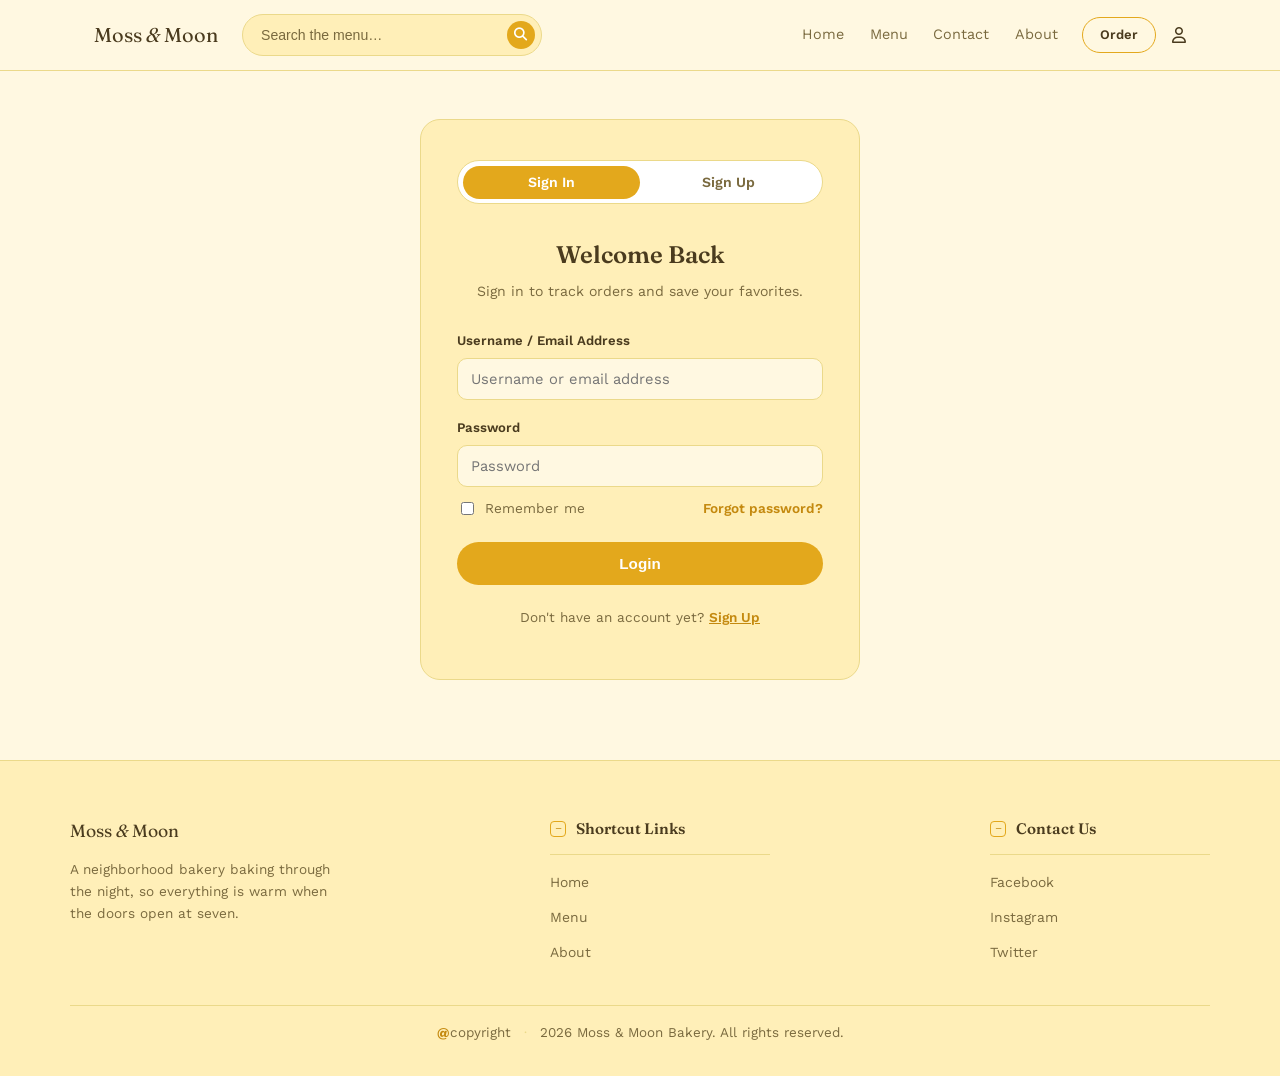
<file: pages/login.html>
<!DOCTYPE html>
<html lang="en">
<head>
<meta charset="UTF-8">
<meta name="viewport" content="width=device-width, initial-scale=1.0">
<title>Sign In — Moss & Moon</title>
<link rel="preconnect" href="https://fonts.googleapis.com">
<link rel="preconnect" href="https://fonts.gstatic.com" crossorigin>
<link href="https://fonts.googleapis.com/css2?family=Fraunces:opsz,wght@9..144,300;9..144,500;9..144,600;9..144,700&family=Work+Sans:wght@300;400;500;600&display=swap" rel="stylesheet">
<link rel="stylesheet" href="https://cdnjs.cloudflare.com/ajax/libs/font-awesome/6.7.2/css/all.min.css">
<link rel="stylesheet" href="../styles/home.css">
<link rel="stylesheet" href="../styles/pages.css">
</head>
<body>

<!-- ===== HEADER ===== -->
<header class="site-header">
  <div class="header-inner">
    <a href="home.html" class="logo">
      <span class="logo-text">Moss <em>&</em> Moon</span>
    </a>

    <div class="search-bar">
      <input type="text" placeholder="Search the menu…" aria-label="Search">
      <button type="submit" aria-label="Search">
       <i class="fa-solid fa-magnifying-glass"></i>
      </button>
    </div>

    <nav class="main-nav" aria-label="Primary">
      <a href="home.html">Home</a>
      <a href="Menu.html">Menu</a>
      <a href="contact.html">Contact</a>
      <a href="about.html">About</a>
    </nav>

    <div class="header-actions">
      <a href="order.html" class="btn btn-outline btn-small">Order</a>
      <a href="login.html" class="account-icon" aria-label="Account">
        <i class="fa-regular fa-user"></i>
      </a>
    </div>
  </div>
</header>

<!-- ===== AUTH ===== -->
<section class="auth-section">
  <div class="auth-card">

    <div class="auth-tabs">
      <button type="button" class="auth-tab active" id="tab-signin">Sign In</button>
      <button type="button" class="auth-tab" id="tab-signup">Sign Up</button>
    </div>

    <!-- SIGN IN -->
    <div class="auth-panel active" id="panel-signin">
      <h2>Welcome Back</h2>
      <p class="auth-sub">Sign in to track orders and save your favorites.</p>

      <form action="#" method="post">
        <div class="form-field">
          <label for="si-user">Username / Email Address</label>
          <input type="text" id="si-user" name="user" placeholder="Username or email address" required>
        </div>

        <div class="form-field">
          <label for="si-pass">Password</label>
          <input type="password" id="si-pass" name="password" placeholder="Password" required>
        </div>

        <div class="auth-inline">
          <label><input type="checkbox" name="remember"> Remember me</label>
          <a href="#">Forgot password?</a>
        </div>

        <button type="submit" class="btn btn-primary">Login</button>
      </form>

      <p class="auth-switch">Don't have an account yet? <button type="button" id="go-signup">Sign Up</button></p>
    </div>

    <!-- SIGN UP -->
    <div class="auth-panel" id="panel-signup">
      <h2>Create Account</h2>
      <p class="auth-sub">Join Moss & Moon for faster checkout and order history.</p>

      <form action="#" method="post">
        <div class="form-field">
          <label for="su-name">Name</label>
          <input type="text" id="su-name" name="name" placeholder="Enter your full name" required>
        </div>

        <div class="form-field">
          <label for="su-email">Email Address</label>
          <input type="email" id="su-email" name="email" placeholder="Enter your email address" required>
        </div>

        <div class="auth-row">
          <div class="form-field">
            <label for="su-pass">Password</label>
            <input type="password" id="su-pass" name="password" placeholder="Enter your password" required>
          </div>
          <div class="form-field">
            <label for="su-pass2">Confirm Password</label>
            <input type="password" id="su-pass2" name="password2" placeholder="Confirm your password" required>
          </div>
        </div>

        <div class="form-field">
          <label for="su-country">Country</label>
          <input type="text" id="su-country" name="country" placeholder="Country" required>
        </div>

        <div class="form-field">
          <label>Gender</label>
          <div class="auth-gender">
            <label><input type="radio" name="gender" value="male"> Male</label>
            <label><input type="radio" name="gender" value="female"> Female</label>
            <label><input type="radio" name="gender" value="other"> Other</label>
          </div>
        </div>

        <div class="form-field">
          <label for="su-dob">Date of Birth</label>
          <input type="date" id="su-dob" name="dob" required>
        </div>

        <div class="auth-check">
          <input type="checkbox" id="su-terms" name="terms" required>
          <label for="su-terms">I have read and agree to the <a href="#">Terms of Use</a> and <a href="#">Privacy Policy</a>.</label>
        </div>

        <button type="submit" class="btn btn-primary">Sign Up</button>
      </form>

      <p class="auth-switch">Already have an account? <button type="button" id="go-signin">Sign In</button></p>
    </div>

  </div>
</section>

<!-- ===== FOOTER ===== -->
<footer class="site-footer" id="contact">
  <div class="footer-inner">
 
    <div class="footer-brand">
      <div class="footer-logo-box">
        <span class="logo-text small">Moss <em>&</em> Moon</span>
      </div>
      <p class="footer-desc">A neighborhood bakery baking through the night, so everything is warm when the doors open at seven.</p>
    </div>
 
    <div class="footer-box">
      <div class="footer-box-head"><span class="footer-box-dash">−</span> Shortcut Links</div>
      <ul class="footer-box-list">
        <li><a href="home.html">Home</a></li>
        <li><a href="Menu.html">Menu</a></li>
        <li><a href="about.html">About</a></li>
      </ul>
    </div>
 
    <div class="footer-box">
      <div class="footer-box-head"><span class="footer-box-dash">−</span> Contact Us</div>
      <ul class="footer-box-list">
        <li><a href="#">Facebook</a></li>
        <li><a href="#">Instagram</a></li>
        <li><a href="#">Twitter</a></li>
      </ul>
    </div>
 
  </div>
 
  <div class="footer-bottom">
    <p><span class="footer-copyright-icon">@</span>copyright <span class="footer-bottom-sep">·</span> 2026 Moss & Moon Bakery. All rights reserved.</p>
  </div>
</footer>
 

<script>
  (function(){
    var tabSignin = document.getElementById('tab-signin');
    var tabSignup = document.getElementById('tab-signup');
    var panelSignin = document.getElementById('panel-signin');
    var panelSignup = document.getElementById('panel-signup');

    function showSignin(){
      tabSignin.classList.add('active');
      tabSignup.classList.remove('active');
      panelSignin.classList.add('active');
      panelSignup.classList.remove('active');
    }
    function showSignup(){
      tabSignup.classList.add('active');
      tabSignin.classList.remove('active');
      panelSignup.classList.add('active');
      panelSignin.classList.remove('active');
    }

    tabSignin.addEventListener('click', showSignin);
    tabSignup.addEventListener('click', showSignup);
    document.getElementById('go-signup').addEventListener('click', showSignup);
    document.getElementById('go-signin').addEventListener('click', showSignin);
  })();
</script>

</body>
</html>
</file>
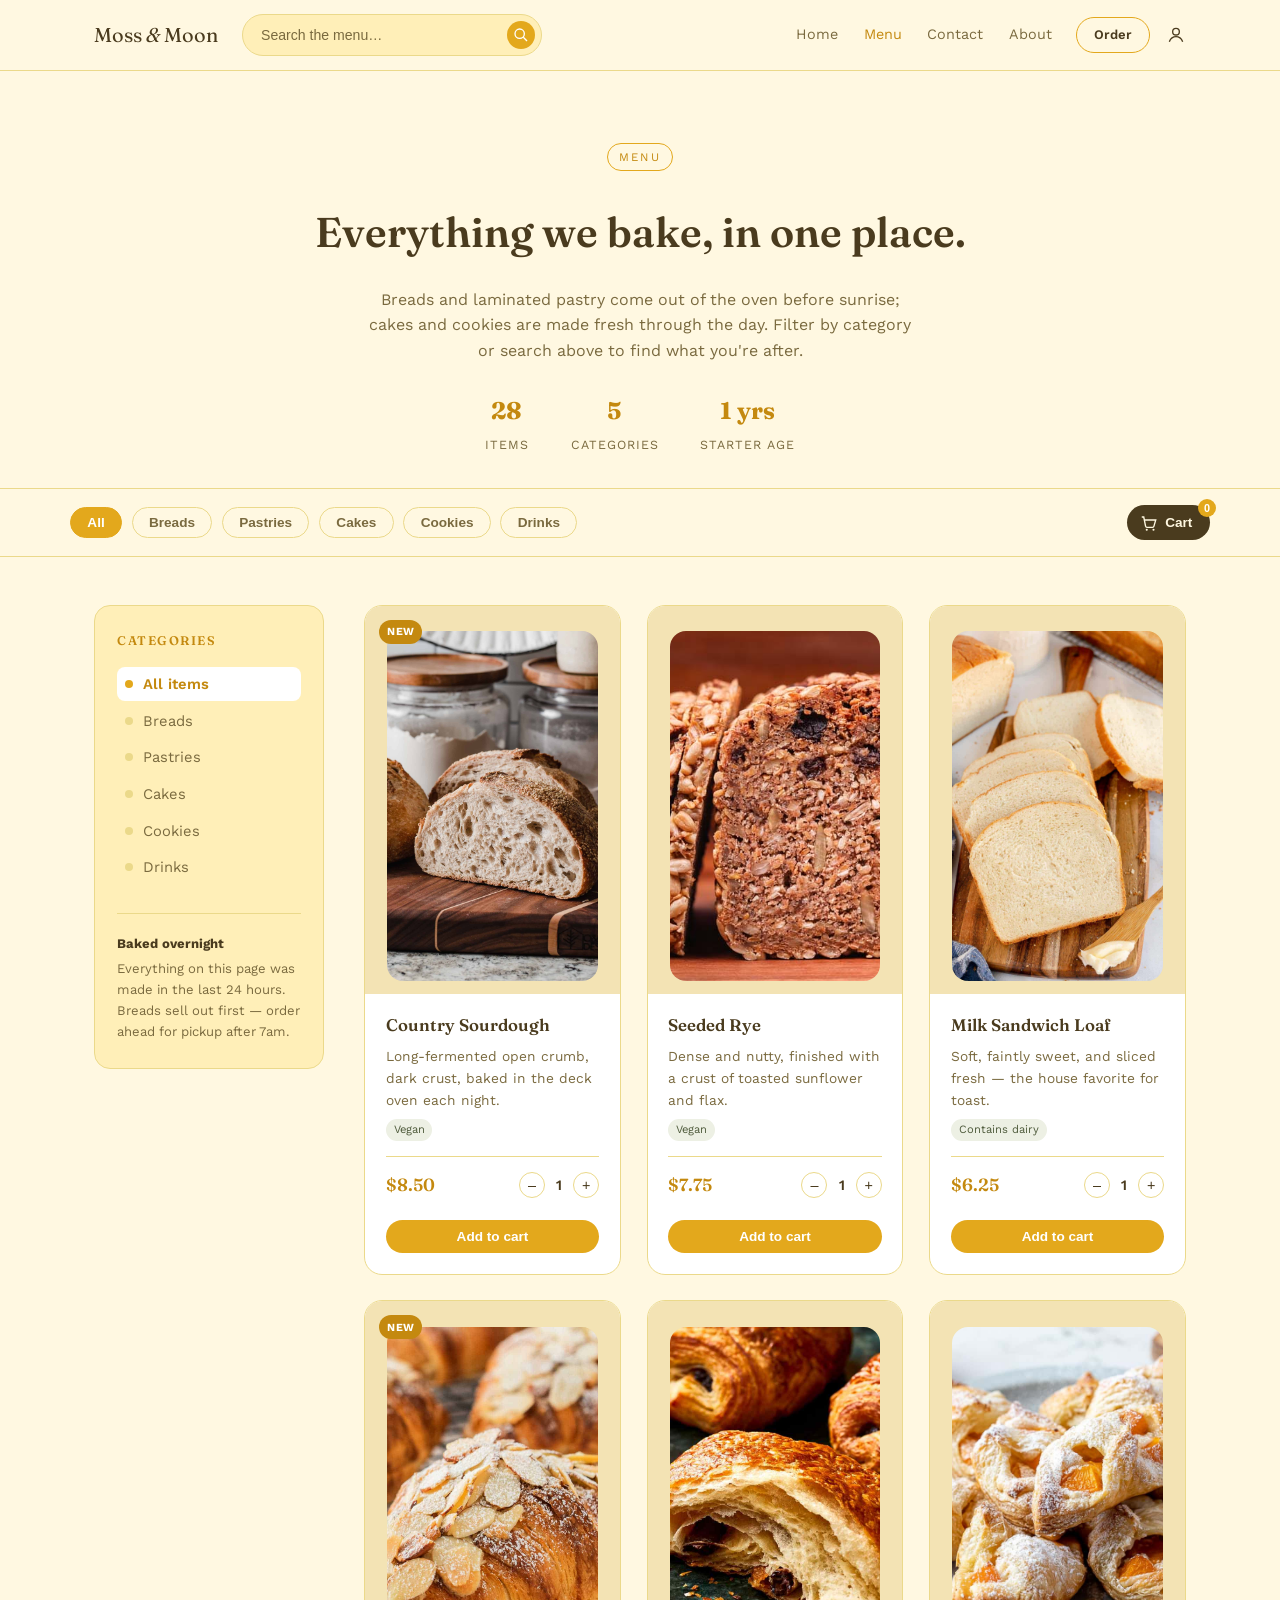
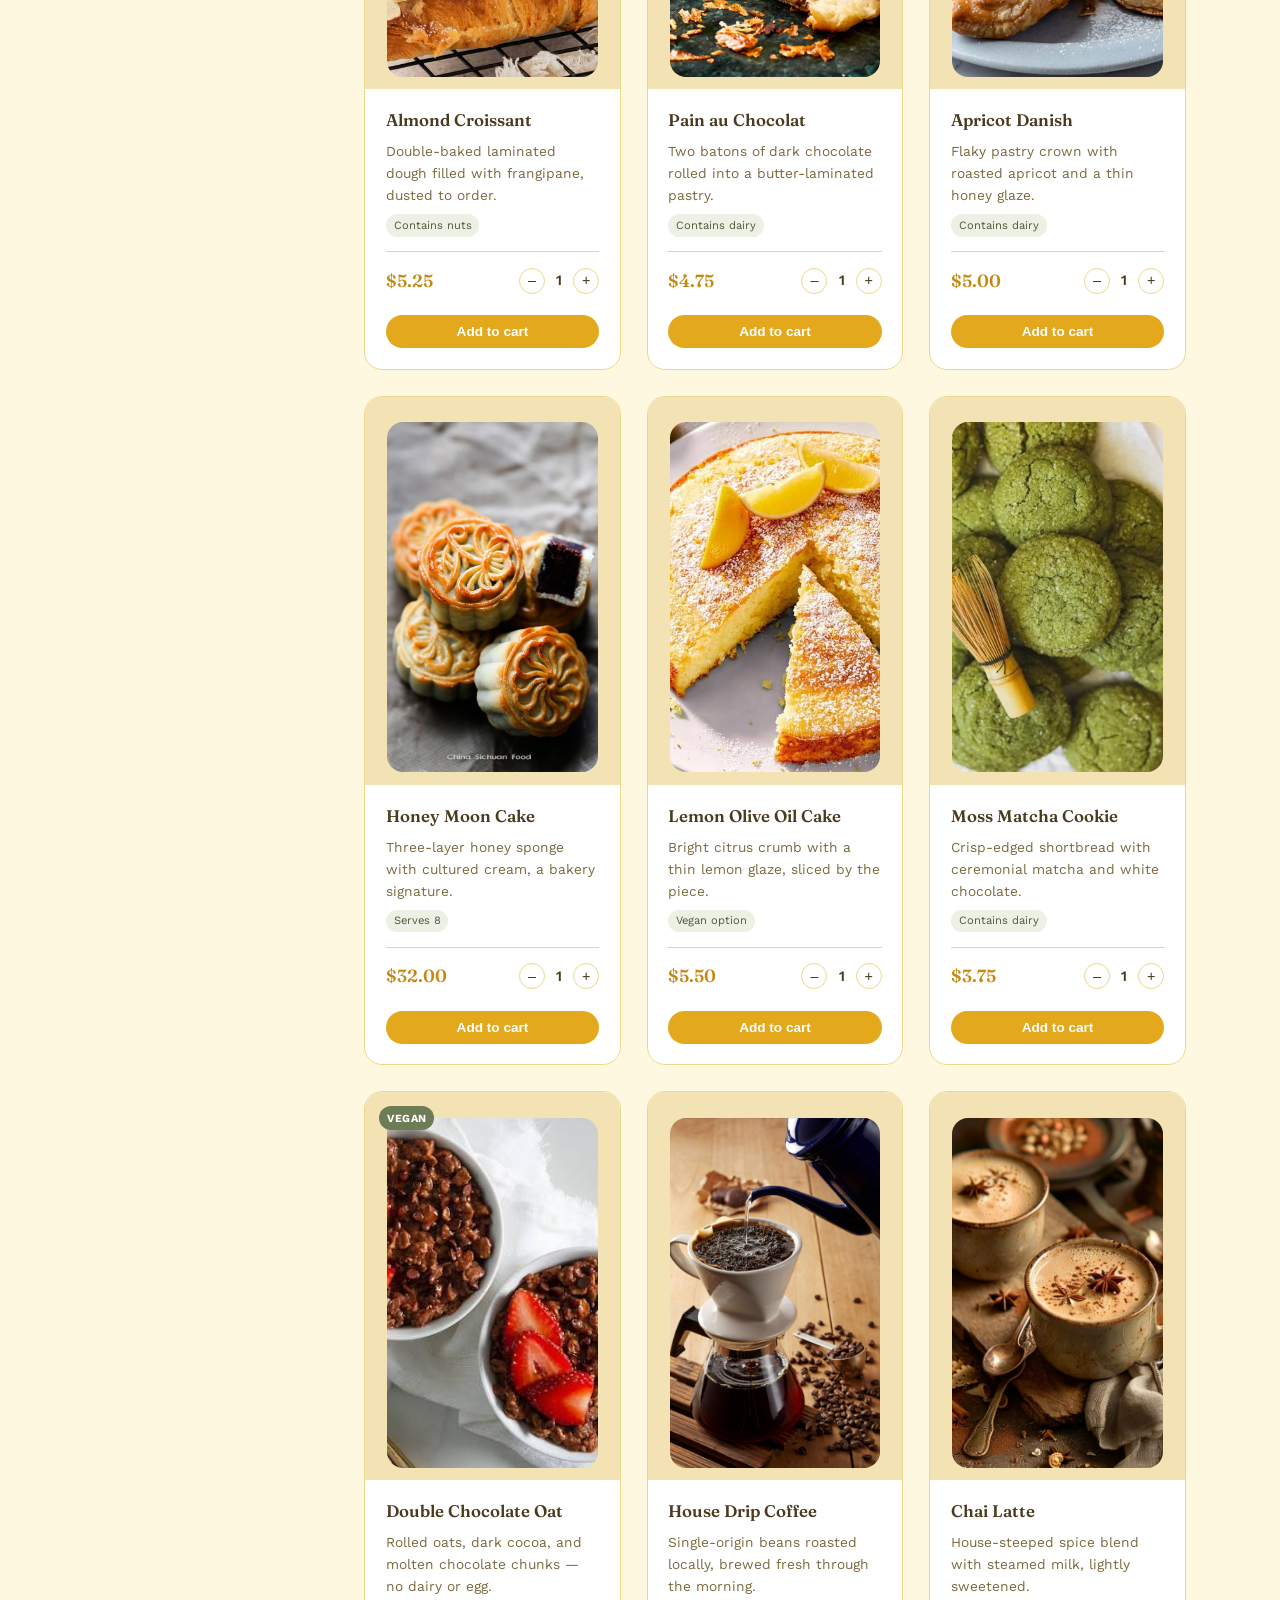
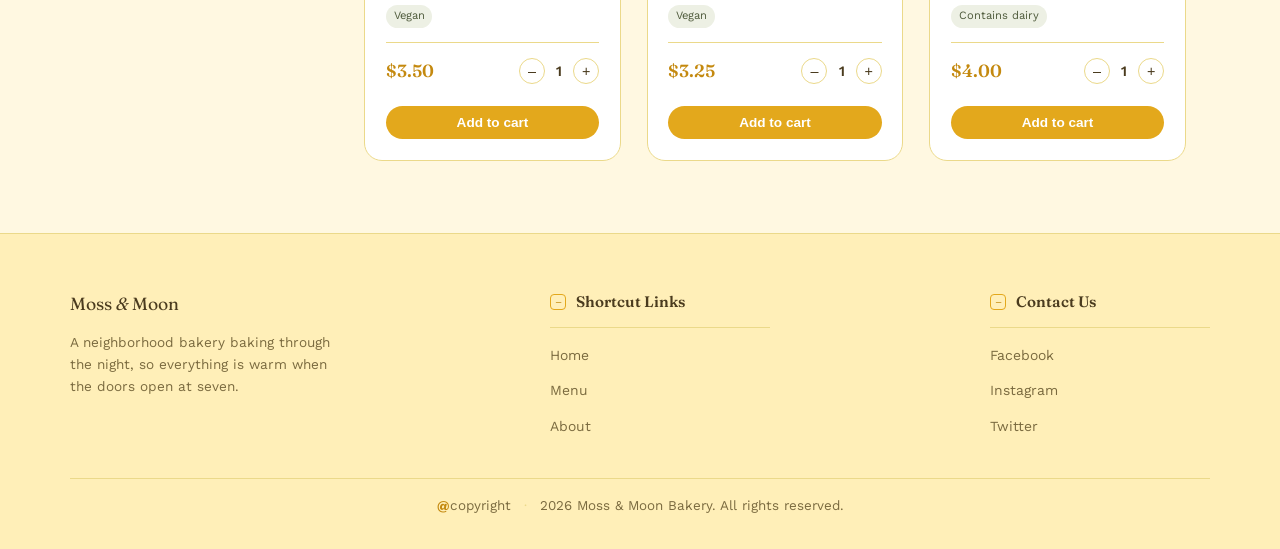
<file: pages/Menu.html>
<!doctype html>
<html lang="en">
  <head>
    <meta charset="UTF-8" />
    <meta name="viewport" content="width=device-width, initial-scale=1.0" />
    <title>Menu — Moss & Moon</title>
    <link rel="preconnect" href="https://fonts.googleapis.com" />
    <link rel="preconnect" href="https://fonts.gstatic.com" crossorigin />
    <link
      href="https://fonts.googleapis.com/css2?family=Fraunces:opsz,wght@9..144,300;9..144,500;9..144,600;9..144,700&family=Work+Sans:wght@300;400;500;600&display=swap"
      rel="stylesheet"
    />
    <link rel="stylesheet" href="../styles/home.css" />
    <link rel="stylesheet" href="../styles/menu.css" />
  </head>

  <body>
    <!-- ===== HEADER ===== -->
    <header class="site-header">
      <div class="header-inner">
        <a href="home.html" class="logo">
          <span class="logo-text">Moss <em>&</em> Moon</span>
        </a>

        <div class="search-bar">
          <input
            type="text"
            placeholder="Search the menu…"
            aria-label="Search"
          />
          <button type="submit" aria-label="Search">
            <svg viewBox="0 0 24 24" width="16" height="16">
              <circle
                cx="10"
                cy="10"
                r="7"
                fill="none"
                stroke="currentColor"
                stroke-width="2"
              />
              <line
                x1="21"
                y1="21"
                x2="15.5"
                y2="15.5"
                stroke="currentColor"
                stroke-width="2"
              />
            </svg>
          </button>
        </div>

        <nav class="main-nav" aria-label="Primary">
          <a href="home.html">Home</a>
          <a
            href="menu.html"
            aria-current="page"
            style="color: var(--accent-dark)"
            >Menu</a
          >
          <a href="contact.html">Contact</a>
          <a href="about.html">About</a>
        </nav>

        <div class="header-actions">
          <a href="order.html" class="btn btn-outline btn-small">Order</a>
          <a href="login.html" class="account-icon" aria-label="Account">
            <svg viewBox="0 0 24 24" width="20" height="20">
              <circle
                cx="12"
                cy="8"
                r="4"
                fill="none"
                stroke="currentColor"
                stroke-width="1.6"
              />
              <path
                d="M4 20c1.6-4 4.8-6 8-6s6.4 2 8 6"
                fill="none"
                stroke="currentColor"
                stroke-width="1.6"
              />
            </svg>
          </a>
        </div>
      </div>
    </header>

    <!-- ===== PAGE INTRO ===== -->
    <section class="menu-intro">
      <p class="section-label">Menu</p>

      <h1>Everything we bake, in one place.</h1>

      <p class="menu-intro-sub">
        Breads and laminated pastry come out of the oven before sunrise; cakes
        and cookies are made fresh through the day. Filter by category or search
        above to find what you're after.
      </p>

      <div class="menu-stats">
        <div class="menu-stat"><strong>28</strong><span>Items</span></div>

        <div class="menu-stat"><strong>5</strong><span>Categories</span></div>

        <div class="menu-stat">
          <strong>1 yrs</strong><span>Starter age</span>
        </div>
      </div>
    </section>

    <!-- ===== TOOLBAR ===== -->
    <div class="menu-toolbar">
      <div class="toolbar-inner">
        <div
          class="filter-pills"
          role="tablist"
          aria-label="Filter by category"
        >
          <button class="filter-pill active" data-filter="all">All</button>
          <button class="filter-pill" data-filter="breads">Breads</button>
          <button class="filter-pill" data-filter="pastries">Pastries</button>
          <button class="filter-pill" data-filter="cakes">Cakes</button>
          <button class="filter-pill" data-filter="cookies">Cookies</button>
          <button class="filter-pill" data-filter="drinks">Drinks</button>
        </div>

        <button class="cart-button" id="cartButton" aria-label="View cart">
          <svg viewBox="0 0 24 24" width="18" height="18">
            <path
              d="M3 4h2l2.4 12.2a2 2 0 0 0 2 1.6h7.2a2 2 0 0 0 2-1.6L21 8H6"
              fill="none"
              stroke="currentColor"
              stroke-width="1.8"
              stroke-linecap="round"
            />
            <circle cx="9" cy="21" r="1.4" fill="currentColor" />
            <circle cx="18" cy="21" r="1.4" fill="currentColor" />
          </svg>
          <a href="cart.html">Cart</a>
          <span class="cart-count" id="cartCount">0</span>
        </button>
      </div>
    </div>

    <!-- ===== MENU LAYOUT ===== -->
    <section class="menu-layout">
      <!-- Sidebar -->
      <aside class="menu-sidebar">
        <h3>Categories</h3>

        <ul class="sidebar-list" id="sidebarList">
          <li>
            <button class="active" data-filter="all">
              <span class="dot"></span>All items
            </button>
          </li>
          <li>
            <button data-filter="breads">
              <span class="dot"></span>Breads
            </button>
          </li>
          <li>
            <button data-filter="pastries">
              <span class="dot"></span>Pastries
            </button>
          </li>
          <li>
            <button data-filter="cakes"><span class="dot"></span>Cakes</button>
          </li>
          <li>
            <button data-filter="cookies">
              <span class="dot"></span>Cookies
            </button>
          </li>
          <li>
            <button data-filter="drinks">
              <span class="dot"></span>Drinks
            </button>
          </li>
        </ul>

        <div class="sidebar-note">
          <strong>Baked overnight</strong>
          Everything on this page was made in the last 24 hours. Breads sell out
          first — order ahead for pickup after 7am.
        </div>
      </aside>

      <!-- Product grid -->
      <div class="menu-grid" id="menuGrid">
        <article class="menu-card" data-category="breads">
          <div class="menu-card-media">
            <span class="menu-badge new">New</span>
            <img src="../image/sourdough-country.jpg" alt="Sourdough Bread" />
          </div>

          <div class="menu-card-body">
            <h4>Country Sourdough</h4>

            <p>
              Long-fermented open crumb, dark crust, baked in the deck oven each
              night.
            </p>

            <div class="menu-card-tags">
              <span class="menu-tag">Vegan</span>
            </div>

            <div class="menu-card-footer">
              <span class="menu-price">$8.50</span>

              <div class="qty-stepper">
                <button class="qty-minus" aria-label="Decrease quantity">
                  –
                </button>
                <span class="qty-value">1</span>
                <button class="qty-plus" aria-label="Increase quantity">
                  +
                </button>
              </div>
            </div>

            <button class="add-to-cart">Add to cart</button>
          </div>
        </article>

        <article class="menu-card" data-category="breads">
          <div class="menu-card-media">
            <img src="../image/rye_bread.jpg" alt="Seeded Rye Bread" />
          </div>

          <div class="menu-card-body">
            <h4>Seeded Rye</h4>
            <p>
              Dense and nutty, finished with a crust of toasted sunflower and
              flax.
            </p>

            <div class="menu-card-tags">
              <span class="menu-tag">Vegan</span>
            </div>

            <div class="menu-card-footer">
              <span class="menu-price">$7.75</span>
              <div class="qty-stepper">
                <button class="qty-minus" aria-label="Decrease quantity">
                  –
                </button>
                <span class="qty-value">1</span>
                <button class="qty-plus" aria-label="Increase quantity">
                  +
                </button>
              </div>
            </div>

            <button class="add-to-cart">Add to cart</button>
          </div>
        </article>

        <article class="menu-card" data-category="breads">
          <div class="menu-card-media">
            <img src="../image/milk_sandwich.jpg" alt="Milk andwich Loaf" />
          </div>

          <div class="menu-card-body">
            <h4>Milk Sandwich Loaf</h4>
            <p>
              Soft, faintly sweet, and sliced fresh — the house favorite for
              toast.
            </p>

            <div class="menu-card-tags">
              <span class="menu-tag">Contains dairy</span>
            </div>

            <div class="menu-card-footer">
              <span class="menu-price">$6.25</span>

              <div class="qty-stepper">
                <button class="qty-minus" aria-label="Decrease quantity">
                  –
                </button>
                <span class="qty-value">1</span>
                <button class="qty-plus" aria-label="Increase quantity">
                  +
                </button>
              </div>
            </div>

            <button class="add-to-cart">Add to cart</button>
          </div>
        </article>

        <article class="menu-card" data-category="pastries">
          <div class="menu-card-media">
            <span class="menu-badge new">New</span>
            <img src="../image/almond-croissants.jpg" alt="Almond Croissant" />
          </div>

          <div class="menu-card-body">
            <h4>Almond Croissant</h4>
            <p>
              Double-baked laminated dough filled with frangipane, dusted to
              order.
            </p>

            <div class="menu-card-tags">
              <span class="menu-tag">Contains nuts</span>
            </div>

            <div class="menu-card-footer">
              <span class="menu-price">$5.25</span>
              <div class="qty-stepper">
                <button class="qty-minus" aria-label="Decrease quantity">
                  –
                </button>
                <span class="qty-value">1</span>
                <button class="qty-plus" aria-label="Increase quantity">
                  +
                </button>
              </div>
            </div>

            <button class="add-to-cart">Add to cart</button>
          </div>
        </article>

        <article class="menu-card" data-category="pastries">
          <div class="menu-card-media">
            <img src="../image/pain-au.jpg" alt="Pain au Chocolat" />
          </div>

          <div class="menu-card-body">
            <h4>Pain au Chocolat</h4>
            <p>
              Two batons of dark chocolate rolled into a butter-laminated
              pastry.
            </p>

            <div class="menu-card-tags">
              <span class="menu-tag">Contains dairy</span>
            </div>

            <div class="menu-card-footer">
              <span class="menu-price">$4.75</span>

              <div class="qty-stepper">
                <button class="qty-minus" aria-label="Decrease quantity">
                  –
                </button>
                <span class="qty-value">1</span>
                <button class="qty-plus" aria-label="Increase quantity">
                  +
                </button>
              </div>
            </div>

            <button class="add-to-cart">Add to cart</button>
          </div>
        </article>

        <article class="menu-card" data-category="pastries">
          <div class="menu-card-media">
            <img src="../image/apricot.jpg" alt="Apricot Danish" />
          </div>

          <div class="menu-card-body">
            <h4>Apricot Danish</h4>
            <p>
              Flaky pastry crown with roasted apricot and a thin honey glaze.
            </p>

            <div class="menu-card-tags">
              <span class="menu-tag">Contains dairy</span>
            </div>

            <div class="menu-card-footer">
              <span class="menu-price">$5.00</span>

              <div class="qty-stepper">
                <button class="qty-minus" aria-label="Decrease quantity">
                  –
                </button>
                <span class="qty-value">1</span>
                <button class="qty-plus" aria-label="Increase quantity">
                  +
                </button>
              </div>
            </div>

            <button class="add-to-cart">Add to cart</button>
          </div>
        </article>

        <article class="menu-card" data-category="cakes">
          <div class="menu-card-media">
            <img src="../image/mooncakes made with honey.jpg" alt="MoonCakes" />
          </div>

          <div class="menu-card-body">
            <h4>Honey Moon Cake</h4>
            <p>
              Three-layer honey sponge with cultured cream, a bakery signature.
            </p>

            <div class="menu-card-tags">
              <span class="menu-tag">Serves 8</span>
            </div>

            <div class="menu-card-footer">
              <span class="menu-price">$32.00</span>

              <div class="qty-stepper">
                <button class="qty-minus" aria-label="Decrease quantity">
                  –
                </button>
                <span class="qty-value">1</span>
                <button class="qty-plus" aria-label="Increase quantity">
                  +
                </button>
              </div>
            </div>
            <button class="add-to-cart">Add to cart</button>
          </div>
        </article>

        <article class="menu-card" data-category="cakes">
          <div class="menu-card-media">
            <img src="../image/lemon-cake.jpg" alt="Lemon Olive Oil Cake" />
          </div>

          <div class="menu-card-body">
            <h4>Lemon Olive Oil Cake</h4>
            <p>
              Bright citrus crumb with a thin lemon glaze, sliced by the piece.
            </p>

            <div class="menu-card-tags">
              <span class="menu-tag">Vegan option</span>
            </div>

            <div class="menu-card-footer">
              <span class="menu-price">$5.50</span>
              <div class="qty-stepper">
                <button class="qty-minus" aria-label="Decrease quantity">
                  –
                </button>
                <span class="qty-value">1</span>
                <button class="qty-plus" aria-label="Increase quantity">
                  +
                </button>
              </div>
            </div>

            <button class="add-to-cart">Add to cart</button>
          </div>
        </article>

        <article class="menu-card" data-category="cookies">
          <div class="menu-card-media">
            <img src="../image/moss-matcha.webp" alt="Moss Matcha Cookie" />
          </div>

          <div class="menu-card-body">
            <h4>Moss Matcha Cookie</h4>
            <p>
              Crisp-edged shortbread with ceremonial matcha and white chocolate.
            </p>

            <div class="menu-card-tags">
              <span class="menu-tag">Contains dairy</span>
            </div>

            <div class="menu-card-footer">
              <span class="menu-price">$3.75</span>
              <div class="qty-stepper">
                <button class="qty-minus" aria-label="Decrease quantity">
                  –
                </button>
                <span class="qty-value">1</span>
                <button class="qty-plus" aria-label="Increase quantity">
                  +
                </button>
              </div>
            </div>

            <button class="add-to-cart">Add to cart</button>
          </div>
        </article>

        <article class="menu-card" data-category="cookies">
          <div class="menu-card-media">
            <span class="menu-badge veg">Vegan</span>
            <img src="../image/chocolate-oat.jpg" alt="Double Chocolate Oat" />
          </div>

          <div class="menu-card-body">
            <h4>Double Chocolate Oat</h4>
            <p>
              Rolled oats, dark cocoa, and molten chocolate chunks — no dairy or
              egg.
            </p>

            <div class="menu-card-tags">
              <span class="menu-tag">Vegan</span>
            </div>

            <div class="menu-card-footer">
              <span class="menu-price">$3.50</span>
              <div class="qty-stepper">
                <button class="qty-minus" aria-label="Decrease quantity">
                  –
                </button>
                <span class="qty-value">1</span>
                <button class="qty-plus" aria-label="Increase quantity">
                  +
                </button>
              </div>
            </div>

            <button class="add-to-cart">Add to cart</button>
          </div>
        </article>

        <article class="menu-card" data-category="drinks">
          <div class="menu-card-media">
            <img src="../image/drip-coffee.jpg" alt="Drip Coffee" />
          </div>

          <div class="menu-card-body">
            <h4>House Drip Coffee</h4>
            <p>
              Single-origin beans roasted locally, brewed fresh through the
              morning.
            </p>

            <div class="menu-card-tags">
              <span class="menu-tag">Vegan</span>
            </div>

            <div class="menu-card-footer">
              <span class="menu-price">$3.25</span>
              <div class="qty-stepper">
                <button class="qty-minus" aria-label="Decrease quantity">
                  –
                </button>
                <span class="qty-value">1</span>
                <button class="qty-plus" aria-label="Increase quantity">
                  +
                </button>
              </div>
            </div>

            <button class="add-to-cart">Add to cart</button>
          </div>
        </article>

        <article class="menu-card" data-category="drinks">
          <div class="menu-card-media">
            <img src="../image/chai-latte.jpg" alt="Chai Latte" />
          </div>

          <div class="menu-card-body">
            <h4>Chai Latte</h4>
            <p>
              House-steeped spice blend with steamed milk, lightly sweetened.
            </p>

            <div class="menu-card-tags">
              <span class="menu-tag">Contains dairy</span>
            </div>

            <div class="menu-card-footer">
              <span class="menu-price">$4.00</span>
              <div class="qty-stepper">
                <button class="qty-minus" aria-label="Decrease quantity">
                  –
                </button>
                <span class="qty-value">1</span>
                <button class="qty-plus" aria-label="Increase quantity">
                  +
                </button>
              </div>
            </div>

            <button class="add-to-cart">Add to cart</button>
          </div>
        </article>
      </div>
    </section>

    <!-- ===== FOOTER ===== -->
    <footer class="site-footer" id="contact">
      <div class="footer-inner">
        <div class="footer-brand">
          <div class="footer-logo-box">
            <span class="logo-text small">Moss <em>&</em> Moon</span>
          </div>
          <p class="footer-desc">
            A neighborhood bakery baking through the night, so everything is
            warm when the doors open at seven.
          </p>
        </div>

        <div class="footer-box">
          <div class="footer-box-head">
            <span class="footer-box-dash">−</span> Shortcut Links
          </div>
          <ul class="footer-box-list">
            <li><a href="home.html">Home</a></li>
            <li><a href="Menu.html">Menu</a></li>
            <li><a href="about.html">About</a></li>
          </ul>
        </div>

        <div class="footer-box">
          <div class="footer-box-head">
            <span class="footer-box-dash">−</span> Contact Us
          </div>
          <ul class="footer-box-list">
            <li><a href="#">Facebook</a></li>
            <li><a href="#">Instagram</a></li>
            <li><a href="#">Twitter</a></li>
          </ul>
        </div>
      </div>

      <div class="footer-bottom">
        <p>
          <span class="footer-copyright-icon">@</span>copyright
          <span class="footer-bottom-sep">·</span> 2026 Moss & Moon Bakery. All
          rights reserved.
        </p>
      </div>
    </footer>

    <script>
      (function () {
        const grid = document.getElementById("menuGrid");
        const cards = Array.from(grid.querySelectorAll(".menu-card"));
        const pills = Array.from(document.querySelectorAll(".filter-pill"));
        const sideButtons = Array.from(
          document.querySelectorAll("#sidebarList button"),
        );
        const cartCountEl = document.getElementById("cartCount");
        let cartCount = 0;

        function setFilter(filter) {
          pills.forEach((p) =>
            p.classList.toggle("active", p.dataset.filter === filter),
          );
          sideButtons.forEach((b) =>
            b.classList.toggle("active", b.dataset.filter === filter),
          );
          cards.forEach((card) => {
            const match = filter === "all" || card.dataset.category === filter;
            card.classList.toggle("is-hidden", !match);
          });
        }

        pills.forEach((p) =>
          p.addEventListener("click", () => setFilter(p.dataset.filter)),
        );
        sideButtons.forEach((b) =>
          b.addEventListener("click", () => setFilter(b.dataset.filter)),
        );

        cards.forEach((card) => {
          const minus = card.querySelector(".qty-minus");
          const plus = card.querySelector(".qty-plus");
          const qtyEl = card.querySelector(".qty-value");
          const addBtn = card.querySelector(".add-to-cart");
          let qty = 1;

          minus.addEventListener("click", () => {
            qty = Math.max(1, qty - 1);
            qtyEl.textContent = qty;
          });
          plus.addEventListener("click", () => {
            qty = Math.min(20, qty + 1);
            qtyEl.textContent = qty;
          });
          addBtn.addEventListener("click", () => {
            cartCount += qty;
            cartCountEl.textContent = cartCount;
            addBtn.textContent = "Added ✓";
            addBtn.classList.add("added");
            setTimeout(() => {
              addBtn.textContent = "Add to cart";
              addBtn.classList.remove("added");
            }, 1200);
          });
        });
      })();
    </script>
  </body>
</html>
</file>
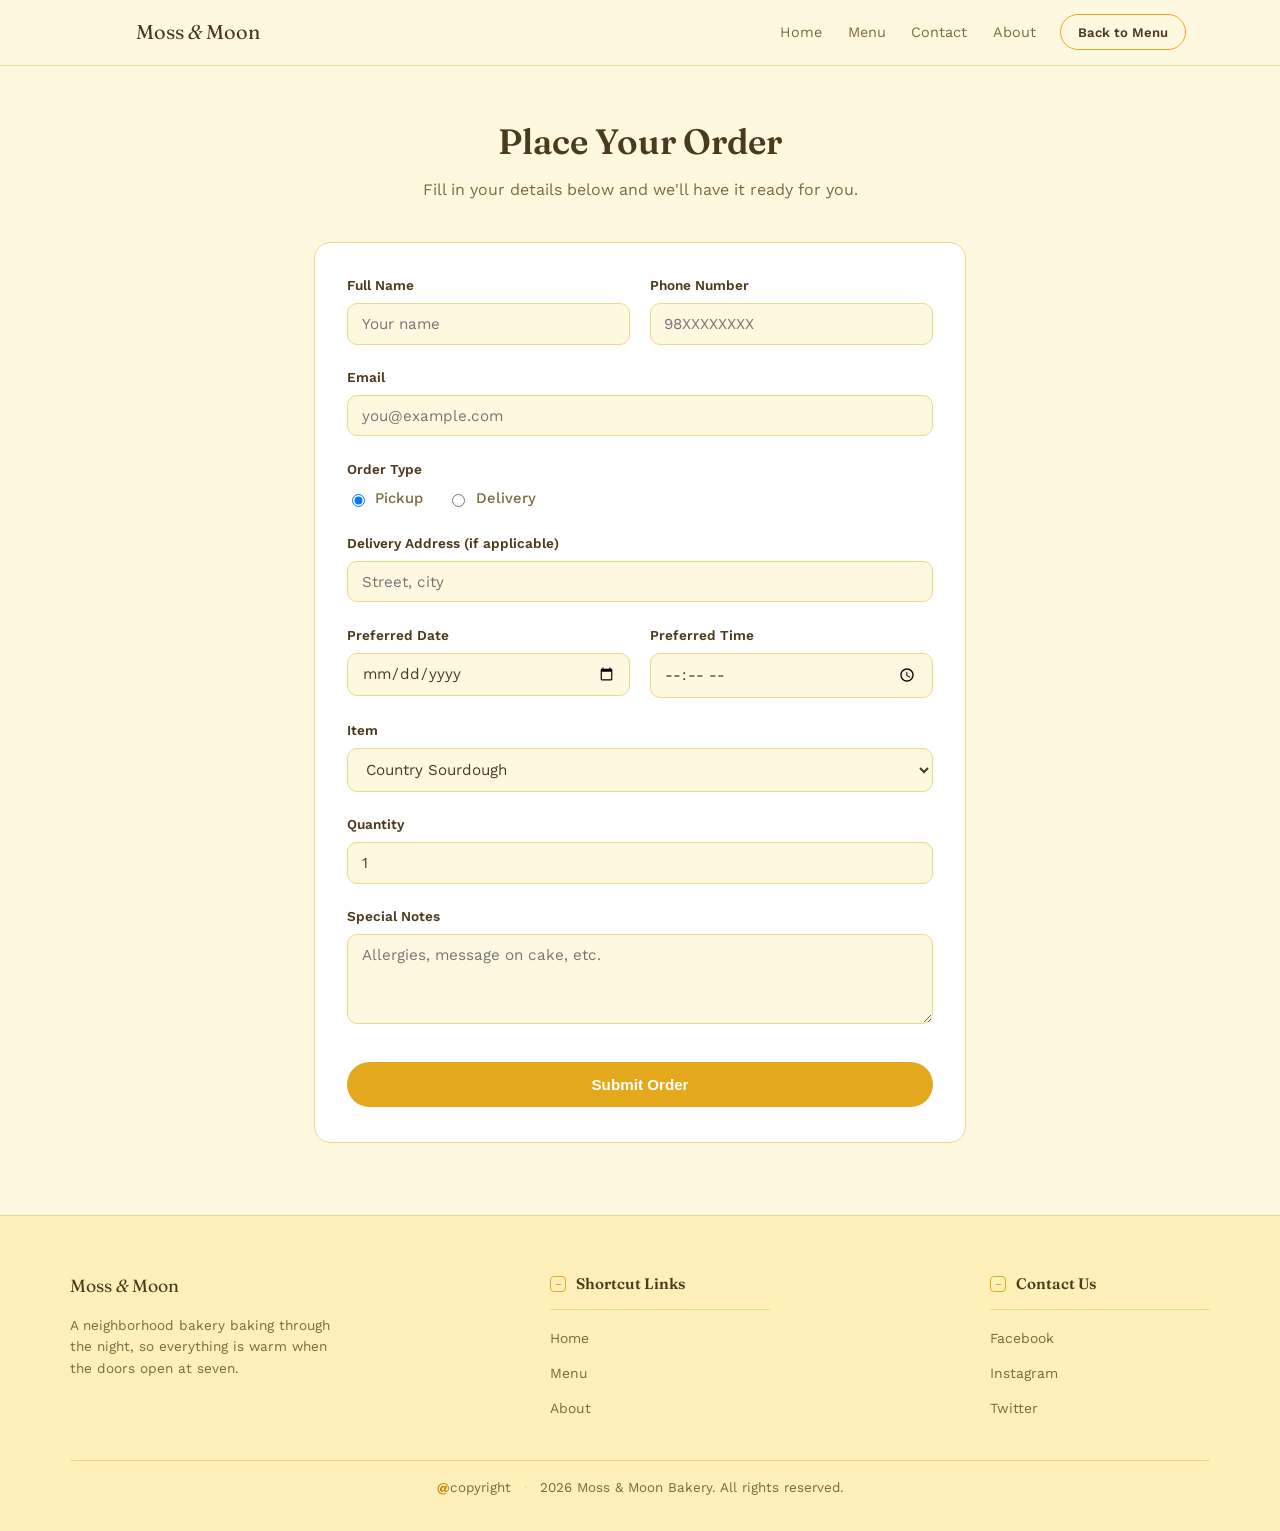
<file: pages/order.html>
<!doctype html>
<html lang="en">
  <head>
    <meta charset="UTF-8" />
    <meta name="viewport" content="width=device-width, initial-scale=1.0" />
    <title>Place an Order — Moss & Moon</title>
    <link rel="preconnect" href="https://fonts.googleapis.com" />
    <link rel="preconnect" href="https://fonts.gstatic.com" crossorigin />
    <link
      href="https://fonts.googleapis.com/css2?family=Fraunces:opsz,wght@9..144,300;9..144,500;9..144,600;9..144,700&family=Work+Sans:wght@300;400;500;600&display=swap"
      rel="stylesheet"
    />
    <link rel="stylesheet" href="../styles/home.css" />
    <link rel="stylesheet" href="../styles/order.css" />
  </head>
  <body>
    <!-- ===== HEADER ===== -->
    <header class="site-header">
      <div class="header-inner">
        <a href="home.html" class="logo">
          <svg
            class="logo-mark"
            viewBox="0 0 40 40"
            width="34"
            height="34"
            aria-hidden="true"
          >
            <path
              d="M20 4 A16 16 0 1 0 20 36 A12 12 0 1 1 20 4 Z"
              fill="var(--accent)"
            />
          </svg>
          <span class="logo-text">Moss <em>&amp;</em> Moon</span>
        </a>
        <nav class="main-nav" aria-label="Primary">
          <a href="home.html">Home</a>
          <a href="Menu.html">Menu</a>
          <a href="contact.html">Contact</a>
          <a href="about.html">About</a>
        </nav>
        <div class="header-actions">
          <a href="Menu.html" class="btn btn-outline btn-small">Back to Menu</a>
        </div>
      </div>
    </header>

    <!-- ===== ORDER FORM ===== -->
    <section class="order-section">
      <h1>Place Your Order</h1>
      <p class="order-intro">
        Fill in your details below and we'll have it ready for you.
      </p>

      <form class="order-form">
        <div class="form-row">
          <div class="form-group">
            <label for="fullName">Full Name</label>
            <input
              type="text"
              id="fullName"
              name="fullName"
              placeholder="Your name"
              required
            />
          </div>
          <div class="form-group">
            <label for="phone">Phone Number</label>
            <input
              type="tel"
              id="phone"
              name="phone"
              placeholder="98XXXXXXXX"
              required
            />
          </div>
        </div>

        <div class="form-group">
          <label for="email">Email</label>
          <input
            type="email"
            id="email"
            name="email"
            placeholder="you@example.com"
            required
          />
        </div>

        <div class="form-group">
          <label>Order Type</label>
          <div class="radio-group">
            <label
              ><input type="radio" name="orderType" value="pickup" checked />
              Pickup</label
            >
            <label
              ><input type="radio" name="orderType" value="delivery" />
              Delivery</label
            >
          </div>
        </div>

        <div class="form-group">
          <label for="address">Delivery Address (if applicable)</label>
          <input
            type="text"
            id="address"
            name="address"
            placeholder="Street, city"
          />
        </div>

        <div class="form-row">
          <div class="form-group">
            <label for="date">Preferred Date</label>
            <input type="date" id="date" name="date" required />
          </div>
          <div class="form-group">
            <label for="time">Preferred Time</label>
            <input type="time" id="time" name="time" required />
          </div>
        </div>

        <div class="form-group">
          <label for="item">Item</label>
          <select id="item" name="item">
            <option>Country Sourdough</option>
            <option>Seeded Rye</option>
            <option>Milk Sandwich Loaf</option>
            <option>Almond Croissant</option>
            <option>Pain au Chocolat</option>
            <option>Apricot Danish</option>
            <option>Honey Moon Cake</option>
            <option>Lemon Olive Oil Cake</option>
            <option>Moss Matcha Cookie</option>
            <option>Double Chocolate Oat</option>
            <option>House Drip Coffee</option>
            <option>Chai Latte</option>
          </select>
        </div>

        <div class="form-group">
          <label for="quantity">Quantity</label>
          <input
            type="number"
            id="quantity"
            name="quantity"
            min="1"
            value="1"
            required
          />
        </div>

        <div class="form-group">
          <label for="notes">Special Notes</label>
          <textarea
            id="notes"
            name="notes"
            placeholder="Allergies, message on cake, etc."
          ></textarea>
        </div>

        <button type="submit" class="btn btn-primary form-submit">
          Submit Order
        </button>
      </form>
    </section>

    <!-- ===== FOOTER ===== -->
    <footer class="site-footer" id="contact">
      <div class="footer-inner">
        <div class="footer-brand">
          <div class="footer-logo-box">
            <span class="logo-text small">Moss <em>&amp;</em> Moon</span>
          </div>
          <p class="footer-desc">
            A neighborhood bakery baking through the night, so everything is
            warm when the doors open at seven.
          </p>
        </div>

        <div class="footer-box">
          <div class="footer-box-head">
            <span class="footer-box-dash">−</span> Shortcut Links
          </div>
          <ul class="footer-box-list">
            <li><a href="#home">Home</a></li>
            <li><a href="#menu">Menu</a></li>
            <li><a href="#about">About</a></li>
          </ul>
        </div>

        <div class="footer-box">
          <div class="footer-box-head">
            <span class="footer-box-dash">−</span> Contact Us
          </div>
          <ul class="footer-box-list">
            <li><a href="#">Facebook</a></li>
            <li><a href="#">Instagram</a></li>
            <li><a href="#">Twitter</a></li>
          </ul>
        </div>
      </div>

      <div class="footer-bottom">
        <p>
          <span class="footer-copyright-icon">@</span>copyright
          <span class="footer-bottom-sep">·</span> 2026 Moss &amp; Moon Bakery.
          All rights reserved.
        </p>
      </div>
    </footer>
  </body>
</html>
</file>
<file: styles/home.css>
/* =========================================================
   MOSS & MOON — bakery website styles (butter yellow)
   ========================================================= */

:root {
  --bg: #FFF8E1;
  /* page background, butter yellow */
  --panel: #FFEFB8;
  /* soft yellow panels/cards */
  --accent: #E3A81C;
  /* gold/butter accent */
  --accent-dark: #C4890F;
  /* darker gold, hover states */
  --text: #4A3B1E;
  /* warm brown, main text */
  --text-soft: #7A6A3F;
  /* muted brown, body copy */
  --border: #EBD98A;
  /* soft yellow border */
  --white: #FFFFFF;

  --font-display: "Fraunces", Georgia, serif;
  --font-body: "Work Sans", -apple-system, BlinkMacSystemFont, sans-serif;

  --max-width: 1140px;
}

* {
  box-sizing: border-box;
}

html {
  scroll-behavior: smooth;
}

body {
  margin: 0;
  background: var(--bg);
  color: var(--text);
  font-family: var(--font-body);
  line-height: 1.6;
}

a {
  color: inherit;
  text-decoration: none;
}

img,
svg {
  display: block;
  max-width: 100%;
}

h1,
h2,
h3,
h4 {
  font-family: var(--font-display);
  font-weight: 600;
  margin: 0 0 .5em;
  color: var(--text);
}

p {
  margin: 0 0 1em;
  color: var(--text-soft);
}

.section-label {
  display: inline-block;
  font-size: .72rem;
  letter-spacing: .18em;
  text-transform: uppercase;
  color: var(--accent-dark);
  border: 1px solid var(--accent);
  border-radius: 999px;
  padding: .35em 1em;
  margin: 0 auto 1.75rem;
}

section {
  max-width: var(--max-width);
  margin: 0 auto;
  padding: 4.5rem 1.5rem;
}

/* ---------- buttons ---------- */
.btn {
  display: inline-block;
  font-weight: 600;
  font-size: .95rem;
  padding: .85em 2em;
  border-radius: 999px;
  border: 1px solid transparent;
  cursor: pointer;
  transition: transform .15s ease, background .2s ease, color .2s ease;
}

.btn:hover {
  transform: translateY(-1px);
}

.btn-primary {
  background: var(--accent);
  color: var(--white);
}

.btn-primary:hover {
  background: var(--accent-dark);
}

.btn-outline {
  background: transparent;
  color: var(--text);
  border-color: var(--accent);
}

.btn-outline:hover {
  background: var(--panel);
}

.btn-small {
  padding: .5em 1.3em;
  font-size: .82rem;
}

/* ---------- header ---------- */
.site-header {
  position: sticky;
  top: 0;
  z-index: 50;
  background: rgba(255, 248, 225, .92);
  backdrop-filter: blur(6px);
  border-bottom: 1px solid var(--border);
}

.header-inner {
  max-width: var(--max-width);
  margin: 0 auto;
  padding: .9rem 1.5rem;
  display: flex;
  align-items: center;
  gap: 1.5rem;
}

.logo {
  display: flex;
  align-items: center;
  gap: .5rem;
  flex-shrink: 0;
}

.logo-text {
  font-family: var(--font-display);
  font-size: 1.25rem;
  color: var(--text);
}

.logo-text.small {
  font-size: 1.1rem;
}

.search-bar {
  display: flex;
  align-items: center;
  background: var(--panel);
  border: 1px solid var(--border);
  border-radius: 999px;
  padding: .35em .4em .35em 1em;
  flex: 1 1 220px;
  max-width: 300px;
}

.search-bar input {
  background: transparent;
  border: none;
  outline: none;
  color: var(--text);
  font-size: .88rem;
  width: 100%;
}

.search-bar input::placeholder {
  color: var(--text-soft);
}

.search-bar button {
  background: var(--accent);
  border: none;
  border-radius: 999px;
  width: 28px;
  height: 28px;
  display: flex;
  align-items: center;
  justify-content: center;
  color: var(--white);
  cursor: pointer;
  flex-shrink: 0;
}

.main-nav {
  display: flex;
  gap: 1.6rem;
  margin-left: auto;
}

.main-nav a {
  font-size: .9rem;
  color: var(--text-soft);
}

.main-nav a:hover {
  color: var(--accent-dark);
}

.header-actions {
  display: flex;
  align-items: center;
  gap: 1rem;
}

.account-icon {
  color: var(--text);
  display: flex;
}

.account-icon:hover {
  color: var(--accent-dark);
}

/* ---------- hero ---------- */
.hero {
  max-width: 100%;
  padding: 0;

}

.hero-media {
  position: relative;
  padding: 0;
  width: 100%;
}

.hero-media img {
  width: 100%;
  height: 560px;
  object-fit: cover;
}

.hero-illustration {
  width: 100%;
  height: clamp(300px, 42vw, 420px);
}

.hero-copy {
  position: absolute;
  top: 50%;
  right: 50%;
  transform: translate(50%, -50%);
  display: flex;
  flex-direction: column;
  justify-content: center;
  padding: 2rem clamp(1.5rem, 6vw, 6rem);
  max-width: 620px;

}

.eyebrow {
   color: var(--panel);
  /* color: white; */
  text-transform: uppercase;
  font-size: .8rem;
   letter-spacing: .14em;
}

.hero-copy h1 {
  font-size: clamp(1.9rem, 4vw, 3rem);
  line-height: 1.1;
  color: var(--white);

}

.hero-sub {
  max-width: 44ch;
  font-size: 1rem;
  color: var(--panel);
}

/* ---------- cta row ---------- */
.cta-row {
  display: flex;
  justify-content: center;
  gap: 1rem;
  padding: 2.25rem 1.5rem 0;
  flex-wrap: wrap;
}

/* ---------- feature strip ---------- */
.feature-strip {
  display: grid;
  grid-template-columns: repeat(4, 1fr);
  gap: 2rem;
  padding-top: 1rem;
}

.feature {
  text-align: center;
  border-left: 1px solid var(--border);
  padding: 0 1.25rem;
}

.feature:first-child {
  border-left: none;
}

.feature svg {
  margin: 0 auto .9rem;
}

.feature h3 {
  font-size: 1.05rem;
  margin-bottom: .4em;
}

.feature p {
  font-size: .88rem;
}

/* ---------- about ---------- */
.about {
  text-align: center;
}

.about-inner {
  display: grid;
  grid-template-columns: .8fr 1.2fr;
  gap: 3rem;
  text-align: left;
  align-items: center;
}

.about-media {
  border-radius: 18px;
  overflow: hidden;
  border: 1px solid var(--border);
}
.about-media img{
  width: 100%;
  height: 400px;
  object-fit: cover;
}

.about-text h2 {
  font-size: clamp(1.4rem, 2.4vw, 1.9rem);
  max-width: 18ch;
}

.about-text p {
  font-size: .96rem;
}

/* ---------- categories ---------- */
.categories {
  text-align: center;
}

.category-grid {
  display: grid;
  grid-template-columns: repeat(4, 1fr);
  gap: 1.5rem;
}

.category-card {
  background: var(--panel);
  border: 1px solid var(--border);
  border-radius: 16px;
  padding: 1.6rem 1rem 1.2rem;
  display: flex;
  flex-direction: column;
  align-items: center;
  gap: .8rem;
  transition: transform .18s ease, border-color .18s ease;
}

.category-card img {
  width: 100%;
  height: 100%;
  object-fit: cover;
  border-radius: 12px;
}

.category-card span {
  font-family: var(--font-display);
  font-size: 1.02rem;
}

.category-card:hover {
  transform: translateY(-4px);
  border-color: var(--accent);
}

/* ---------- bestsellers ---------- */
.bestsellers {
  text-align: center;
}

.product-grid {
  display: grid;
  grid-template-columns: repeat(4, 1fr);
  gap: 1.5rem;
}

.product-card {
  background: var(--white);
  border: 1px solid var(--border);
  border-radius: 16px;
  overflow: hidden;
  text-align: left;
  transition: transform .18s ease;
}

.product-card:hover {
  transform: translateY(-4px);
}

.product-media {
  background: var(--panel);
  padding: 1.4rem 1.6rem .6rem;
}

.product-media img {
  width: 100%;
  height: 250px;
  object-fit: cover;
  border-radius: 12px;
}

.product-card h4 {
  font-size: 1rem;
  margin: .9rem 1.2rem .2em;
}

.product-card .price {
  margin: 0 1.2rem 1.2rem;
  font-size: .88rem;
  color: var(--accent-dark);
  font-weight: 600;
}

/* ---------- reviews ---------- */
.reviews {
  text-align: center;
}

.review-track {
  display: grid;
  grid-template-columns: repeat(3, 1fr);
  gap: 1.75rem;
}

.reviews blockquote {
  margin: 0;
  background: var(--panel);
  border: 1px solid var(--border);
  border-radius: 16px;
  padding: 1.8rem 1.6rem;
  text-align: left;
}

.reviews blockquote p {
  font-family: var(--font-display);
  font-style: italic;
  font-size: 1.02rem;
  color: var(--text);
}

.reviews cite {
  font-size: .82rem;
  color: var(--accent-dark);
  font-style: normal;
}


/* ---------- footer ---------- */
.site-footer{ background: var(--panel); border-top: 1px solid var(--border); padding: 3.5rem 1.5rem 2rem;  }
 
.footer-inner{
  max-width: var(--max-width); margin: 0 auto;
  display:flex; flex-wrap:wrap; gap: 2.5rem 3rem;
  align-items:flex-start;
  justify-content: space-between;
  padding-bottom: 2.5rem;
}
 
/* --- brand column: logo + description --- */
.footer-brand{ display:flex; flex-direction:column; gap: .9rem; flex: 1 1 200px; max-width: 260px; }
.footer-logo-box{
  padding: 0;
  width: fit-content;
}
.footer-desc{ font-size: .85rem; margin: 0; }
 
/* --- link groups: Shortcut Links / Contact Us --- */
.footer-box{
  flex: 0 1 220px;
  min-width: 190px;
}
.footer-box-head{
  display:flex; align-items:center; gap: .6rem;
  font-family: var(--font-display); font-weight:600;
  font-size: .95rem; color: var(--text);
  padding: 0 0 .8rem;
  border-bottom: 1px solid var(--border);
}
.footer-box-dash{
  flex-shrink:0; width: 16px; height:16px;
  border: 1px solid var(--accent); border-radius: 4px;
  display:flex; align-items:center; justify-content:center;
  font-size: .8rem; line-height:1; color: var(--accent-dark);
}
.footer-box-list{ list-style:none; margin:0; padding: .9rem 0 0; display:flex; flex-direction:column; gap: .6rem; }
.footer-box-list a{ font-size: .87rem; color: var(--text-soft); }
.footer-box-list a:hover{ color: var(--accent-dark); }
 
/* --- bottom copyright bar --- */
.footer-bottom{
  max-width: var(--max-width); margin: 0 auto;
  padding: 1rem 1.5rem 0;
  text-align:center;
  border-top: 1px solid var(--border);
}
.footer-bottom p{ margin:0; font-size: .84rem; color: var(--text-soft); }
.footer-copyright-icon{ color: var(--accent-dark); font-weight:700; }
.footer-bottom-sep{ margin: 0 .5rem; color: var(--border); }

/* ---------- responsive ---------- */
@media (max-width: 980px) {
  .about-inner {
    grid-template-columns: 1fr;
  }

  .review-track {
    grid-template-columns: 1fr;
  }
}

@media (max-width: 860px) {
  .main-nav {
    display: none;
  }

  .feature-strip {
    grid-template-columns: repeat(2, 1fr);
  }

  .feature {
    border-left: none;
    border-top: 1px solid var(--border);
    padding-top: 1.25rem;
  }

  .category-grid {
    grid-template-columns: repeat(2, 1fr);
  }

  .product-grid {
    grid-template-columns: repeat(2, 1fr);
  }
}

@media (max-width: 560px) {
  .header-inner {
    flex-wrap: wrap;
  }

  .search-bar {
    order: 3;
    max-width: none;
    flex: 1 1 100%;
  }

  .hero-copy {
    padding: 1.5rem;
  }

  .hero-illustration {
    height: 360px;
  }

  .cta-row {
    flex-direction: column;
    align-items: stretch;
  }

  .cta-row .btn {
    text-align: center;
  }
}
</file>
<file: index.css>
/* 
   MOSS & MOON — front / landing page styles
   Load AFTER home.css.
  */

html,
body {
  height: 100%;
}

/* ---------- full-bleed background hero ---------- */
.front-hero {
  /* position:relative; */
  width: 100vw;
  min-height: calc(100vh - 66px);
  /* full viewport minus header */
  display: flex;
  align-items: center;
  justify-content: center;
  /* overflow: hidden; */
}

/* decorative background layer (stands in for a photograph) */
.front-hero-bg {
  width: 100vw;
  height: 100%;
  position: absolute;
  inset: 0;
  z-index: 0;
}

.front-hero-bg img {
  width: 100%;
  height: 100%;
  object-fit: cover;
}

/* soft dark overlay so the card stays legible */
.front-hero::before {
  content: "";
  position: absolute;
  inset: 0;
  background: radial-gradient(
    circle at 50% 38%,
    rgba(0, 0, 0, 0) 0%,
    rgba(20, 14, 4, 0.45) 100%
  );
  z-index: 1;
}

/* ---------- welcome card ---------- */
.welcome-card {
  position: relative;
  z-index: 2;
  width: min(420px, 90vw);
  background: rgba(255, 248, 225, 0.94);
  border: 1px solid rgba(255, 255, 255, 0.35);
  border-radius: 22px;
  padding: 2.6rem 2.4rem 2.4rem;
  text-align: center;
  backdrop-filter: blur(6px);
  box-shadow: 0 30px 60px -25px rgba(0, 0, 0, 0.5);
  animation: card-rise 0.6s ease both;
}

@keyframes card-rise {
  from {
    opacity: 0;
    transform: translateY(18px);
  }

  to {
    opacity: 1;
    transform: translateY(0);
  }
}

.welcome-badge {
  display: inline-block;
  font-size: 0.7rem;
  letter-spacing: 0.14em;
  text-transform: uppercase;
  color: var(--accent-dark);
  border: 1px solid var(--accent);
  border-radius: 999px;
  padding: 0.3em 1em;
  margin-bottom: 1.4rem;
}

.welcome-card h1 {
  font-size: clamp(1.5rem, 3.4vw, 1.9rem);
  line-height: 1.25;
  margin-bottom: 0.6rem;
}

.welcome-card h1 .brand {
  color: var(--accent-dark);
}

.welcome-sub {
  font-size: 0.94rem;
  color: var(--text-soft);
  max-width: 34ch;
  margin: 0 auto 1.8rem;
}

.welcome-card .btn-primary {
  width: 100%;
  font-size: 1rem;
  padding: 0.85em 1.5em;
}

.welcome-divider {
  display: flex;
  align-items: center;
  gap: 0.8rem;
  margin: 1.4rem 0 1.1rem;
  font-size: 0.78rem;
  color: var(--text-soft);
  text-transform: uppercase;
  letter-spacing: 0.08em;
}

.welcome-divider::before,
.welcome-divider::after {
  content: "";
  flex: 1;
  height: 1px;
  background: var(--border);
}

.welcome-guest {
  font-size: 0.9rem;
  color: var(--text-soft);
}

.welcome-guest a {
  color: var(--accent-dark);
  font-weight: 600;
}

.welcome-guest a:hover {
  text-decoration: underline;
}

/* ---------- responsive ---------- */
@media (max-width: 560px) {
  .welcome-card {
    padding: 2.2rem 1.6rem 2rem;
  }
}
</file>
<file: styles/pages.css>
/* 
   MOSS & MOON — extra page styles (contact / about / login)
   Built on top of home.css tokens — no overrides, only additions.
    */

/* ---------- shared simple page hero ---------- */
.page-hero {
  text-align: center;
  padding-bottom: 2.5rem;
}
.page-hero h1 {
  font-size: clamp(2rem, 4vw, 2.75rem);
  margin-bottom: 0.35em;
}
.page-hero .hero-sub {
  margin: 0 auto;
  color: var( --text-soft);
}

/* ---------- letter badge (stand-in for a photograph) ---------- */
.letter-badge {
  width: 70%;
  aspect-ratio: 1 / 1;
  border-radius: 18px;
  background: linear-gradient(160deg, var(--accent), var(--accent-dark));
  color: var(--white);
  display: flex;
  align-items: center;
  justify-content: center;
  font-family: var(--font-display);
  font-size: clamp(3.5rem, 9vw, 6rem);
  font-weight: 600;
  border: 1px solid var(--border);
}
.letter-badge.round {
  border-radius: 50%;
}

/* =========================================================
   CONTACT PAGE
   ========================================================= */
.contact-grid-section {
  padding-top: 0;
}
.contact-grid {
  display: grid;
  grid-template-columns: 0.85fr 1.15fr;
  gap: 1.75rem;
  align-items: stretch;
}
.contact-card {
  background: var(--panel);
  border: 1px solid var(--border);
  border-radius: 18px;
  padding: 2rem 2rem 2.25rem;
}
.contact-card h3 {
  font-size: 1.2rem;
  margin-bottom: 0.3em;
}
.contact-card > p.card-note {
  font-size: 0.88rem;
  margin-bottom: 1.5rem;
}

.contact-list {
  list-style: none;
  margin: 0 0 1.75rem;
  padding: 0;
  display: flex;
  flex-direction: column;
  gap: 1.1rem;
}
.contact-list li {
  display: flex;
  align-items: flex-start;
  gap: 0.85rem;
}
.contact-list .ci-icon {
  flex-shrink: 0;
  width: 38px;
  height: 38px;
  border-radius: 50%;
  background: var(--white);
  border: 1px solid var(--accent);
  display: flex;
  align-items: center;
  justify-content: center;
  color: var(--accent-dark);
}
.contact-list .ci-label {
  font-size: 0.74rem;
  text-transform: uppercase;
  letter-spacing: 0.08em;
  color: var(--accent-dark);
  margin-bottom: 0.15em;
}
.contact-list .ci-value {
  font-size: 0.95rem;
  color: var(--text);
}

.contact-hours {
  border-top: 1px solid var(--border);
  padding-top: 1.25rem;
}
.contact-hours h4 {
  font-size: 0.95rem;
  margin-bottom: 0.6em;
}
.contact-hours dl {
  display: grid;
  grid-template-columns: auto 1fr;
  gap: 0.35rem 1rem;
  margin: 0;
  font-size: 0.88rem;
}
.contact-hours dt {
  color: var(--text-soft);
}
.contact-hours dd {
  margin: 0;
  color: var(--text);
  text-align: right;
}

/* form */
.contact-card.form-card {
  background: var(--white);
}
.form-row {
  display: grid;
  grid-template-columns: 1fr 1fr;
  gap: 1rem;
}
.form-field {
  margin-bottom: 1.1rem;
  display: flex;
  flex-direction: column;
  gap: 0.4rem;
}
.form-field label {
  font-size: 0.82rem;
  color: var(--text);
  font-weight: 600;
}
.form-field input,
.form-field textarea {
  font-family: var(--font-body);
  font-size: 0.92rem;
  color: var(--text);
  background: var(--bg);
  border: 1px solid var(--border);
  border-radius: 10px;
  padding: 0.75em 0.9em;
  outline: none;
  resize: vertical;
}
.form-field input:focus,
.form-field textarea:focus {
  border-color: var(--accent);
}
.form-field textarea {
  min-height: 120px;
}
.form-card .btn {
  width: 100%;
  text-align: center;
  border: none;
}

.contact-note {
  text-align: center;
  max-width: 62ch;
  margin: 2.5rem auto 0;
  font-size: 0.9rem;
}

/* 
   ABOUT PAGE
   */
.about-banner {
  max-width: none;
  padding: 0;
}
.about-banner-media {
  position: relative;
  width: 100%;
}
.about-banner-illustration {
  width: 100%;
  height: clamp(260px, 34vw, 360px);
  object-fit: cover;
}
.about-banner-copy {
  position: absolute;
  inset: 0;
  display: flex;
  flex-direction: column;
  justify-content: center;
  align-items: center;
  text-align: center;
  padding: 1.5rem;
}

.about-banner-copy h2 {
  color: var(--white);
  font-size: clamp(1.6rem, 3.4vw, 2.4rem);
  max-width: 20ch;
}
.about-banner-copy p {
  color: var(--panel);
  max-width: 46ch;
  font-size: 0.95rem;
}

.about-main {
  text-align: center;
}
.about-main-desc {
  max-width: 68ch;
  margin: 0 auto 3rem;
  font-size: 1.02rem;
}

.about-split {
  display: grid;
  grid-template-columns: 0.8fr 1.2fr;
  gap: 3rem;
  align-items: center;
  text-align: left;
}
.about-split-text h3 {
  font-size: 1.35rem;
}
.about-split-text p {
  font-size: 0.96rem;
}
.about-split-text .btn {
  margin-top: 0.5rem;
}

/* =========================================================
   LOGIN / SIGN UP PAGE
   ========================================================= */
.auth-section {
  display: flex;
  justify-content: center;
  align-items: flex-start;
  padding-top: 3rem;
  padding-bottom: 5rem;
}
.auth-card {
  width: 100%;
  max-width: 440px;
  background: var(--panel);
  border: 1px solid var(--border);
  border-radius: 20px;
  padding: 2.5rem 2.25rem 2.25rem;
}
.auth-tabs {
  display: flex;
  background: var(--white);
  border: 1px solid var(--border);
  border-radius: 999px;
  padding: 0.3rem;
  margin-bottom: 2rem;
}
.auth-tab {
  flex: 1;
  text-align: center;
  font-size: 0.88rem;
  font-weight: 600;
  padding: 0.6em 1em;
  border-radius: 999px;
  cursor: pointer;
  color: var(--text-soft);
  background: transparent;
  border: none;
  font-family: var(--font-body);
  transition:
    background 0.18s ease,
    color 0.18s ease;
}
.auth-tab.active {
  background: var(--accent);
  color: var(--white);
}

.auth-panel {
  display: none;
}
.auth-panel.active {
  display: block;
}

.auth-panel h2 {
  font-size: 1.5rem;
  text-align: center;
  margin-bottom: 0.2em;
}
.auth-panel > p.auth-sub {
  text-align: center;
  font-size: 0.88rem;
  margin-bottom: 1.75rem;
}

.auth-row {
  display: grid;
  grid-template-columns: 1fr;
  gap: 1rem;
}

.auth-inline {
  display: flex;
  align-items: center;
  justify-content: space-between;
  margin: -0.4rem 0 1.4rem;
  font-size: 0.85rem;
}
.auth-inline label {
  display: flex;
  align-items: center;
  gap: 0.5rem;
  color: var(--text-soft);
  cursor: pointer;
}
.auth-inline a {
  color: var(--accent-dark);
  font-weight: 600;
}

.auth-check {
  display: flex;
  align-items: flex-start;
  gap: 0.6rem;
  font-size: 0.82rem;
  color: var(--text-soft);
  margin-bottom: 1.4rem;
}
.auth-check a {
  color: var(--accent-dark);
  font-weight: 600;
}
.auth-check input {
  margin-top: 0.2rem;
}

.auth-gender {
  display: flex;
  gap: 1.4rem;
  margin: -0.3rem 0 1.4rem;
}
.auth-gender label {
  display: flex;
  align-items: center;
  gap: 0.45rem;
  font-size: 0.85rem;
  color: var(--text-soft);
}

.auth-panel .btn {
  width: 100%;
  text-align: center;
  border: none;
}
.auth-switch {
  text-align: center;
  margin-top: 1.4rem;
  font-size: 0.85rem;
}
.auth-switch button {
  background: none;
  border: none;
  padding: 0;
  margin: 0;
  color: var(--accent-dark);
  font-weight: 600;
  cursor: pointer;
  font-family: var(--font-body);
  font-size: inherit;
  text-decoration: underline;
}

@media (max-width: 860px) {
  .contact-grid {
    grid-template-columns: 1fr;
  }
  .form-row {
    grid-template-columns: 1fr;
  }
  .about-split {
    grid-template-columns: 1fr;
  }
  .about-split-media {
    max-width: 260px;
    margin: 0 auto;
  }
}
@media (max-width: 480px) {
  .auth-row {
    grid-template-columns: 1fr;
  }
  .auth-card {
    padding: 2rem 1.4rem;
  }
}
</file>
<file: styles/cart.css>
/* =========================================================
   MOSS & MOON — cart page styles (simple version)
   Load AFTER home.css.
   ========================================================= */

.cart-section {
  padding-top: 3rem;
}

.cart-section h1 {
  text-align: center;
  font-size: clamp(1.6rem, 3vw, 2.2rem);
  margin-bottom: 2.5rem;
}

.cart-layout {
  display: grid;
  grid-template-columns: 2fr 1fr;
  gap: 2.5rem;
  align-items: start;
}

/* ---------- cart items ---------- */
.cart-items {
  display: flex;
  flex-direction: column;
  gap: 1rem;
}

.cart-item {
  display: grid;
  grid-template-columns: 70px 1fr auto auto auto;
  align-items: center;
  gap: 1.2rem;
  background: var(--white);
  border: 1px solid var(--border);
  border-radius: 14px;
  padding: 1rem 1.2rem;
}

.cart-item-media {
  background: var(--panel);
  border-radius: 10px;
  width: 70px;
  height: 70px;
  display: flex;
  align-items: center;
  justify-content: center;
}

.cart-item-media img {
  width: 100%;
  height: 100%;
  object-fit: cover;
  border-radius: 12%;
}

.cart-item-name {
  font-family: var(--font-display);
  font-size: 1.05rem;
}

.cart-item-price {
  font-size: .85rem;
  color: var(--text-soft);
}

.cart-qty {
  display: flex;
  align-items: center;
  gap: .6rem;
}

.cart-qty button {
  width: 26px;
  height: 26px;
  border-radius: 50%;
  border: 1px solid var(--border);
  background: var(--white);
  cursor: pointer;
  font-size: .9rem;
  line-height: 1;
}

.cart-qty button:hover {
  border-color: var(--accent);
  color: var(--accent-dark);
}

.cart-qty span {
  min-width: 1.2ch;
  text-align: center;
  font-weight: 600;
}

.cart-item-total {
  font-weight: 600;
  color: var(--accent-dark);
  min-width: 60px;
  text-align: right;
}

.cart-remove {
  background: none;
  border: none;
  cursor: pointer;
  color: var(--text-soft);
  font-size: .8rem;
  text-decoration: underline;
}

.cart-remove:hover {
  color: var(--accent-dark);
}

/* ---------- empty state ---------- */
.cart-empty {
  text-align: center;
  padding: 3rem 1rem;
  border: 1px dashed var(--border);
  border-radius: 14px;
  color: var(--text-soft);
}

.cart-empty.is-hidden,
.cart-items.is-hidden {
  display: none;
}

/* ---------- summary ---------- */
.cart-summary {
  background: var(--panel);
  border: 1px solid var(--border);
  border-radius: 16px;
  padding: 1.6rem 1.5rem;
}

.cart-summary h3 {
  font-size: .8rem;
  text-transform: uppercase;
  letter-spacing: .1em;
  color: var(--accent-dark);
  margin-bottom: 1.2rem;
}

.summary-row {
  display: flex;
  justify-content: space-between;
  font-size: .92rem;
  padding: .5rem 0;
  color: var(--text-soft);
}

.summary-row.total {
  border-top: 1px solid var(--border);
  margin-top: .5rem;
  padding-top: 1rem;
  font-size: 1.1rem;
  font-weight: 600;
  color: var(--text);
}

.cart-summary .btn {
  width: 100%;
  text-align: center;
  margin-top: 1.2rem;
}

/* ---------- responsive ---------- */
@media (max-width: 800px) {
  .cart-layout {
    grid-template-columns: 1fr;
  }

  .cart-item {
    grid-template-columns: 56px 1fr auto;
    grid-template-areas:
      "media name remove"
      "media qty total";
  }

  .cart-item-media {
    grid-area: media;
    width: 56px;
    height: 56px;
  }

  .cart-item-name {
    grid-area: name;
  }

  .cart-remove {
    grid-area: remove;
  }

  .cart-qty {
    grid-area: qty;
  }

  .cart-item-total {
    grid-area: total;
  }
}
</file>
<file: styles/menu.css>
/* =========================================================
   MOSS & MOON — menu page styles
   Load AFTER home.css.
   ========================================================= */

:root {
    --moss: #6E7C56;
    /* muted sage green, ties to "Moss" half of brand */
    --moss-dark: #4E5A3B;
    --moss-tint: #EDF0E4;
    --crumb: #F3E3B4;
    /* card image backdrop, warmer than --panel */
}

/* ---------- breadcrumb / page intro ---------- */
.menu-intro {
    padding-bottom: 2rem;
    text-align: center;
}

.breadcrumb {
    display: flex;
    justify-content: center;
    gap: .5em;
    font-size: .82rem;
    color: var(--text-soft);
    margin-bottom: 1.4rem;
}

.menu-intro h1 {
    font-size: clamp(1.8rem, 3.6vw, 2.6rem);
}

.menu-intro-sub {
    max-width: 56ch;
    margin: 0 auto;
    font-size: 1rem;
}

.menu-stats {
    display: flex;
    justify-content: center;
    gap: 2.6rem;
    margin-top: 1.8rem;
}

.menu-stat {
    text-align: center;
}

.menu-stat strong {
    display: block;
    font-family: var(--font-display);
    font-size: 1.5rem;
    color: var(--accent-dark);
}

.menu-stat span {
    font-size: .78rem;
    color: var(--text-soft);
    text-transform: uppercase;
    letter-spacing: .08em;
}

/* ---------- toolbar: filter pills + cart ---------- */
.menu-toolbar {
    position: sticky;
    top: 60px;
    z-index: 30;
    background: var(--bg);
    border-top: 1px solid var(--border);
    border-bottom: 1px solid var(--border);
    padding: 1rem 1.5rem;
    display: flex;
    align-items: center;
    gap: 1rem;
    max-width: none;
}

.toolbar-inner {
    max-width: var(--max-width);
    margin: 0 auto;
    width: 100%;
    display: flex;
    align-items: center;
    gap: 1rem;
    flex-wrap: wrap;
}

.filter-pills {
    display: flex;
    gap: .6rem;
    flex-wrap: wrap;
    flex: 1;
}

.filter-pill {
    font-size: .85rem;
    font-weight: 600;
    color: var(--text-soft);
    background: transparent;
    border: 1px solid var(--border);
    border-radius: 999px;
    padding: .5em 1.2em;
    cursor: pointer;
    transition: all .18s ease;
}

.filter-pill:hover {
    border-color: var(--accent);
    color: var(--accent-dark);
}

.filter-pill.active {
    background: var(--accent);
    border-color: var(--accent);
    color: var(--white);
}

.cart-button {
    position: relative;
    display: flex;
    align-items: center;
    gap: .5em;
    background: var(--text);
    color: var(--bg);
    border-radius: 999px;
    padding: .6em 1.3em .6em 1em;
    font-size: .85rem;
    font-weight: 600;
    cursor: pointer;
    border: none;
    flex-shrink: 0;
}

.cart-button:hover {
    background: var(--accent-dark);
}

.cart-count {
    position: absolute;
    top: -6px;
    right: -6px;
    background: var(--accent);
    color: var(--white);
    font-size: .68rem;
    font-weight: 700;
    width: 18px;
    height: 18px;
    border-radius: 50%;
    display: flex;
    align-items: center;
    justify-content: center;
}

/* ---------- layout: sidebar + grid ---------- */
.menu-layout {
    display: grid;
    grid-template-columns: 230px 1fr;
    gap: 2.5rem;
    align-items: start;
    padding-top: 3rem;
}

.menu-sidebar {
    position: sticky;
    top: 150px;
    background: var(--panel);
    border: 1px solid var(--border);
    border-radius: 16px;
    padding: 1.6rem 1.4rem;
}

.menu-sidebar h3 {
    font-size: .78rem;
    text-transform: uppercase;
    letter-spacing: .12em;
    color: var(--accent-dark);
    margin-bottom: 1rem;
}

.sidebar-list {
    list-style: none;
    margin: 0 0 1.8rem;
    padding: 0;
}

.sidebar-list li+li {
    margin-top: .15rem;
}

.sidebar-list button {
    width: 100%;
    text-align: left;
    display: flex;
    align-items: center;
    gap: .7em;
    background: none;
    border: none;
    cursor: pointer;
    font-family: var(--font-body);
    font-size: .92rem;
    color: var(--text-soft);
    padding: .55em .5em;
    border-radius: 8px;
    transition: background .15s ease, color .15s ease;
}

.sidebar-list button:hover {
    background: var(--white);
    color: var(--text);
}

.sidebar-list button.active {
    background: var(--white);
    color: var(--accent-dark);
    font-weight: 600;
}

.sidebar-list .dot {
    width: 8px;
    height: 8px;
    border-radius: 50%;
    background: var(--border);
    flex-shrink: 0;
}

.sidebar-list button.active .dot {
    background: var(--accent);
}

.sidebar-note {
    border-top: 1px solid var(--border);
    padding-top: 1.2rem;
    font-size: .82rem;
    color: var(--text-soft);
}

.sidebar-note strong {
    color: var(--text);
    display: block;
    margin-bottom: .3em;
}

/* ---------- product grid ---------- */
.menu-grid {
    display: grid;
    grid-template-columns: repeat(3, 1fr);
    gap: 1.6rem;
}

.menu-card {
    position: relative;
    background: var(--white);
    border: 1px solid var(--border);
    border-radius: 18px;
    overflow: hidden;
    display: flex;
    flex-direction: column;
    transition: transform .18s ease, box-shadow .18s ease;
}

.menu-card:hover {
    transform: translateY(-4px);
    box-shadow: 0 12px 24px -14px rgba(74, 59, 30, .35);
}

.menu-card-media {
    background: var(--crumb);
    padding: 1.6rem 1.4rem .8rem;
    position: relative;
}

.menu-card-media img {
    width: 100%;
    height:350px ;
    object-fit: cover;
    border-radius: 16px;
}

.menu-badge {
    position: absolute;
    top: .9rem;
    left: .9rem;
    font-size: .68rem;
    font-weight: 700;
    text-transform: uppercase;
    letter-spacing: .05em;
    padding: .3em .7em;
    border-radius: 999px;
    color: var(--white);
}

.menu-badge.new {
    background: var(--accent-dark);
}

.menu-badge.veg {
    background: var(--moss);
}

.menu-card-body {
    padding: 1.1rem 1.3rem 1.3rem;
    display: flex;
    flex-direction: column;
    gap: .4rem;
    flex: 1;
}

.menu-card-body h4 {
    font-size: 1.05rem;
    margin: 0;
}

.menu-card-body p {
    font-size: .86rem;
    margin: 0;
    flex: 1;
}

.menu-card-tags {
    display: flex;
    gap: .4rem;
    flex-wrap: wrap;
    margin-top: .1rem;
}

.menu-tag {
    font-size: .7rem;
    color: var(--moss-dark);
    background: var(--moss-tint);
    border-radius: 999px;
    padding: .2em .7em;
}

.menu-card-footer {
    display: flex;
    align-items: center;
    justify-content: space-between;
    margin-top: .5rem;
    padding-top: .9rem;
    border-top: 1px solid var(--border);
}

.menu-price {
    font-family: var(--font-display);
    font-size: 1.1rem;
    color: var(--accent-dark);
    font-weight: 600;
}

.qty-stepper {
    display: flex;
    align-items: center;
    gap: .6rem;
}

.qty-stepper button {
    width: 26px;
    height: 26px;
    border-radius: 50%;
    border: 1px solid var(--border);
    background: var(--white);
    color: var(--text);
    cursor: pointer;
    font-size: .9rem;
    line-height: 1;
}

.qty-stepper button:hover {
    border-color: var(--accent);
    color: var(--accent-dark);
}

.qty-value {
    min-width: 1ch;
    text-align: center;
    font-size: .9rem;
    font-weight: 600;
}

.add-to-cart {
    margin-top: .9rem;
    width: 100%;
    background: var(--accent);
    color: var(--white);
    border: none;
    border-radius: 999px;
    padding: .65em 1em;
    font-size: .85rem;
    font-weight: 600;
    cursor: pointer;
    transition: background .18s ease;
}

.add-to-cart:hover {
    background: var(--accent-dark);
}

.add-to-cart.added {
    background: var(--moss-dark);
}

.menu-card.is-hidden {
    display: none;
}

.menu-empty {
    grid-column: 1/-1;
    text-align: center;
    padding: 3rem 1rem;
    color: var(--text-soft);
    border: 1px dashed var(--border);
    border-radius: 16px;
}

/* ---------- responsive ---------- */
@media (max-width: 980px) {
    .menu-layout {
        grid-template-columns: 1fr;
    }

    .menu-sidebar {
        position: static;
    }

    .menu-grid {
        grid-template-columns: repeat(2, 1fr);
    }
}

@media (max-width: 640px) {
    .menu-grid {
        grid-template-columns: 1fr;
    }

    .menu-toolbar {
        top: 0;
    }

    .filter-pills {
        flex-wrap: nowrap;
        overflow-x: auto;
        -webkit-overflow-scrolling: touch;
        padding-bottom: .3rem;
    }

    .filter-pill {
        flex-shrink: 0;
    }

    .menu-stats {
        gap: 1.4rem;
    }
}
</file>
<file: styles/order.css>
/* =========================================================
   MOSS & MOON — order page styles (simple version)
   Load AFTER home.css.
   ========================================================= */

.order-section{ padding-top: 3rem; max-width: 700px; }
.order-section h1{ text-align:center; font-size:clamp(1.6rem,3vw,2.2rem); margin-bottom:.4rem; }
.order-intro{ text-align:center; margin-bottom:2.5rem; }

.order-form{
  background:var(--white);
  border:1px solid var(--border);
  border-radius:16px;
  padding:2rem 2rem 2.2rem;
}

.form-group{ margin-bottom:1.4rem; }
.form-group label{
  display:block; font-size:.85rem; font-weight:600;
  color:var(--text); margin-bottom:.4rem;
}

.form-group input,
.form-group select,
.form-group textarea{
  width:100%;
  font-family:var(--font-body);
  font-size:.95rem;
  color:var(--text);
  background:var(--bg);
  border:1px solid var(--border);
  border-radius:10px;
  padding:.7em .9em;
}
.form-group input:focus,
.form-group select:focus,
.form-group textarea:focus{
  outline:2px solid var(--accent-dark);
  outline-offset:1px;
}
.form-group textarea{ resize:vertical; min-height:90px; }

.form-row{ display:flex; gap:1.2rem; }
.form-row .form-group{ flex:1; }

.radio-group{ display:flex; gap:1.5rem; }
.radio-group label{
  display:flex; align-items:center; gap:.5em;
  font-weight:500; font-size:.92rem; color:var(--text-soft);
  margin-bottom:0;
}
.radio-group input{ width:auto; }

.form-submit{ width:100%; margin-top:.5rem; }

/* ---------- responsive ---------- */
@media (max-width: 560px){
  .form-row{ flex-direction:column; gap:0; }
  .order-form{ padding:1.5rem; }
}
</file>
